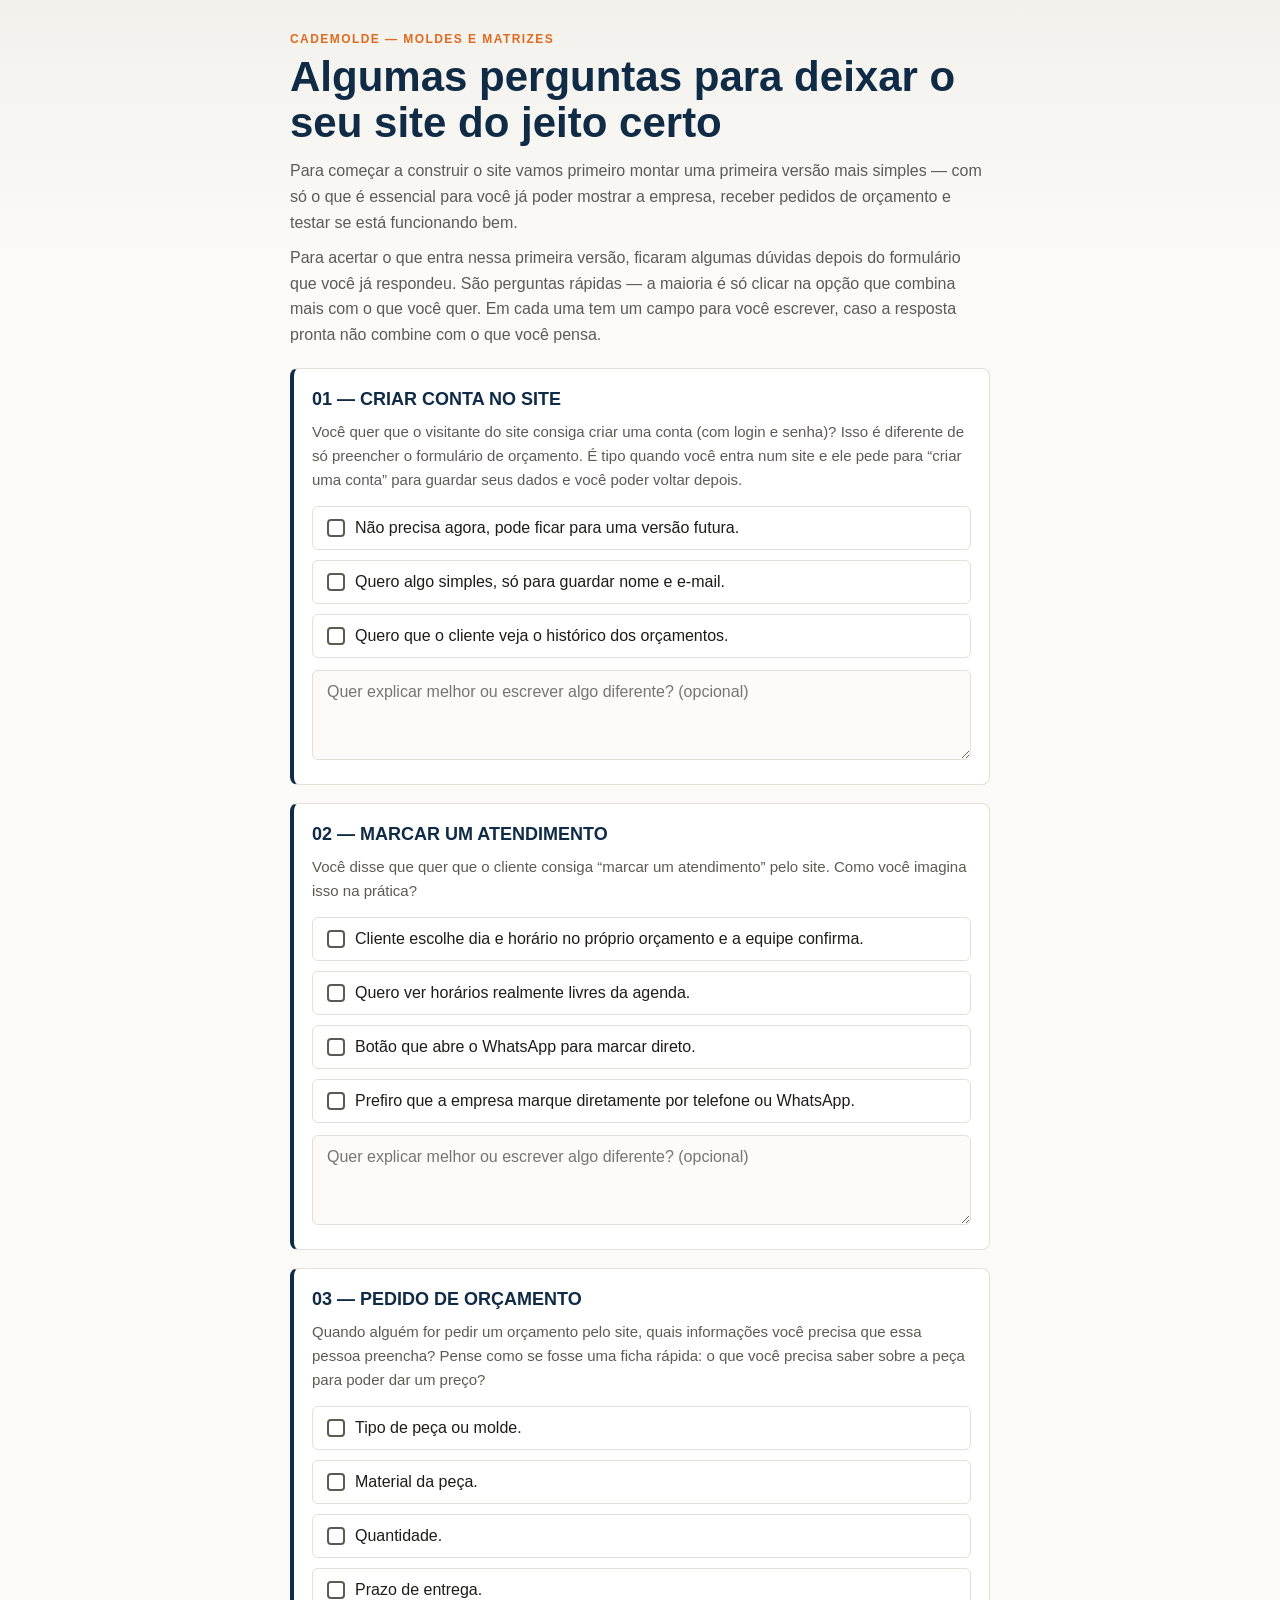
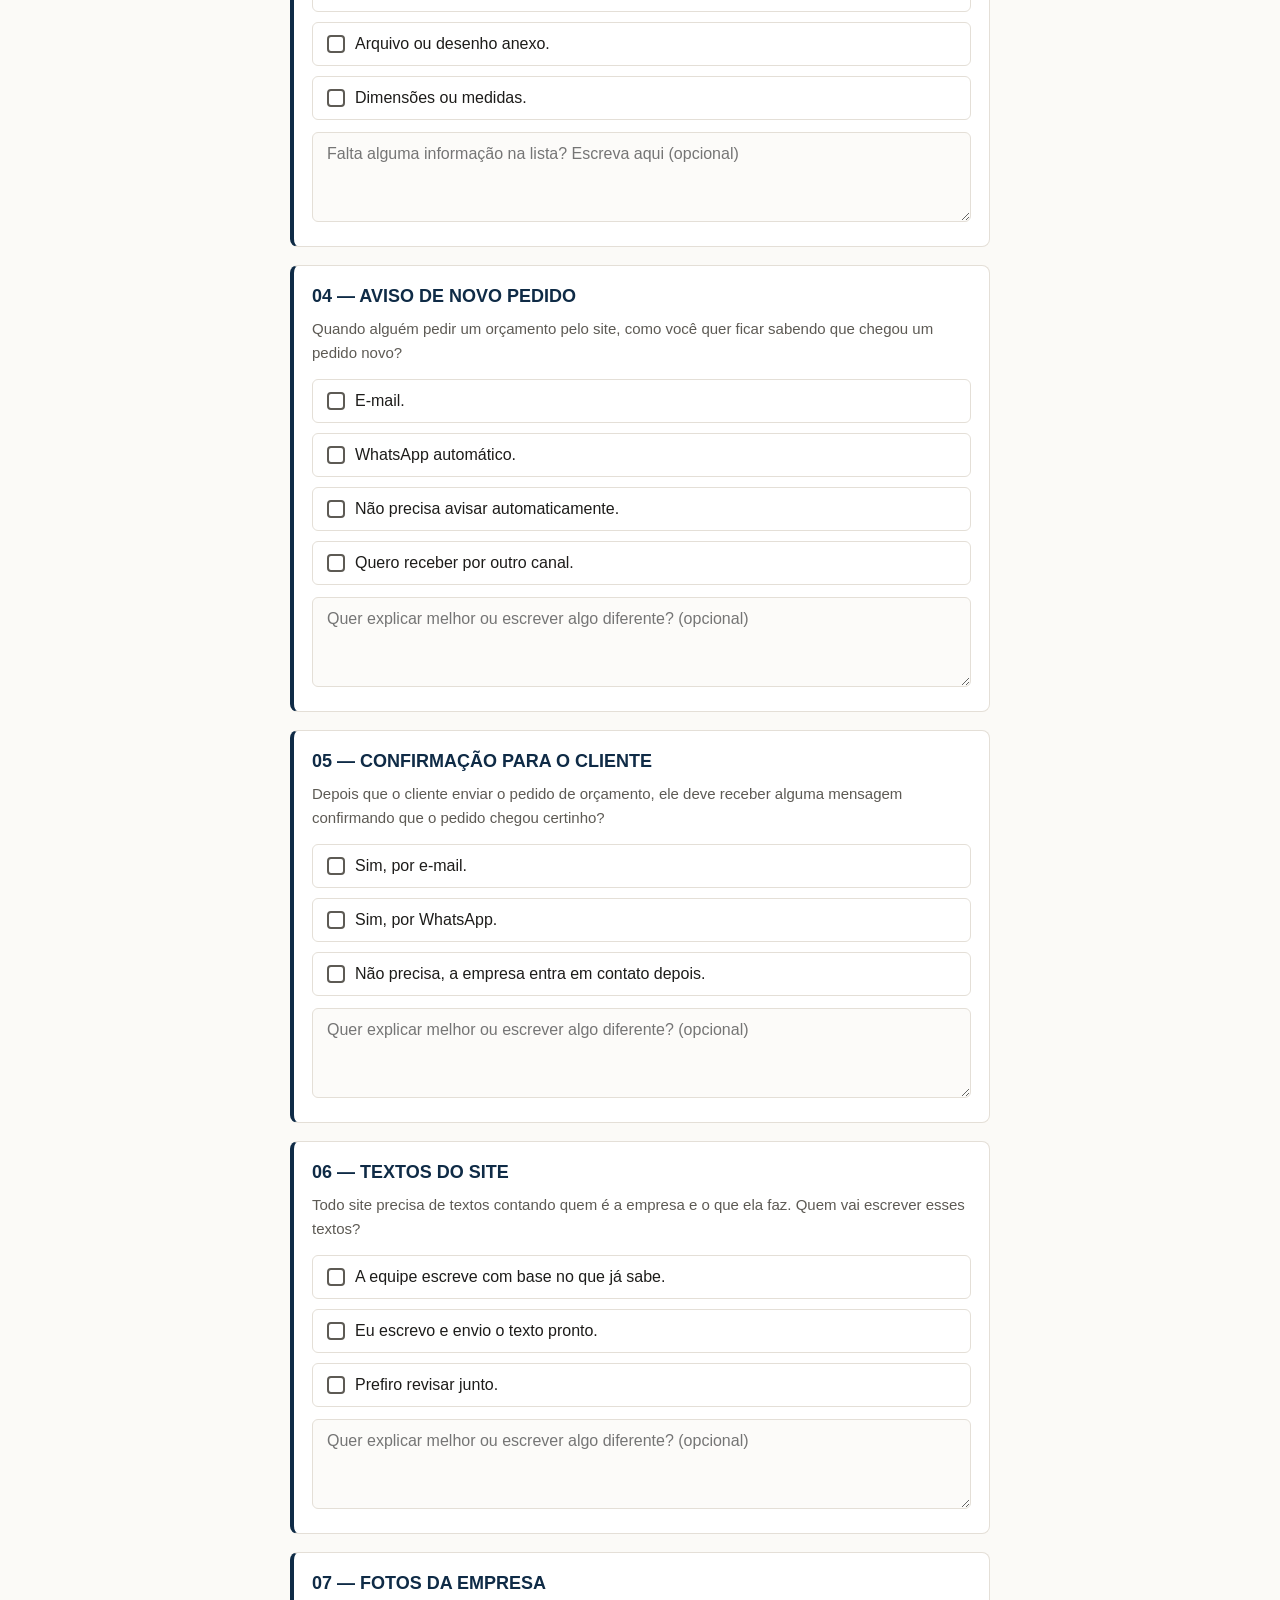
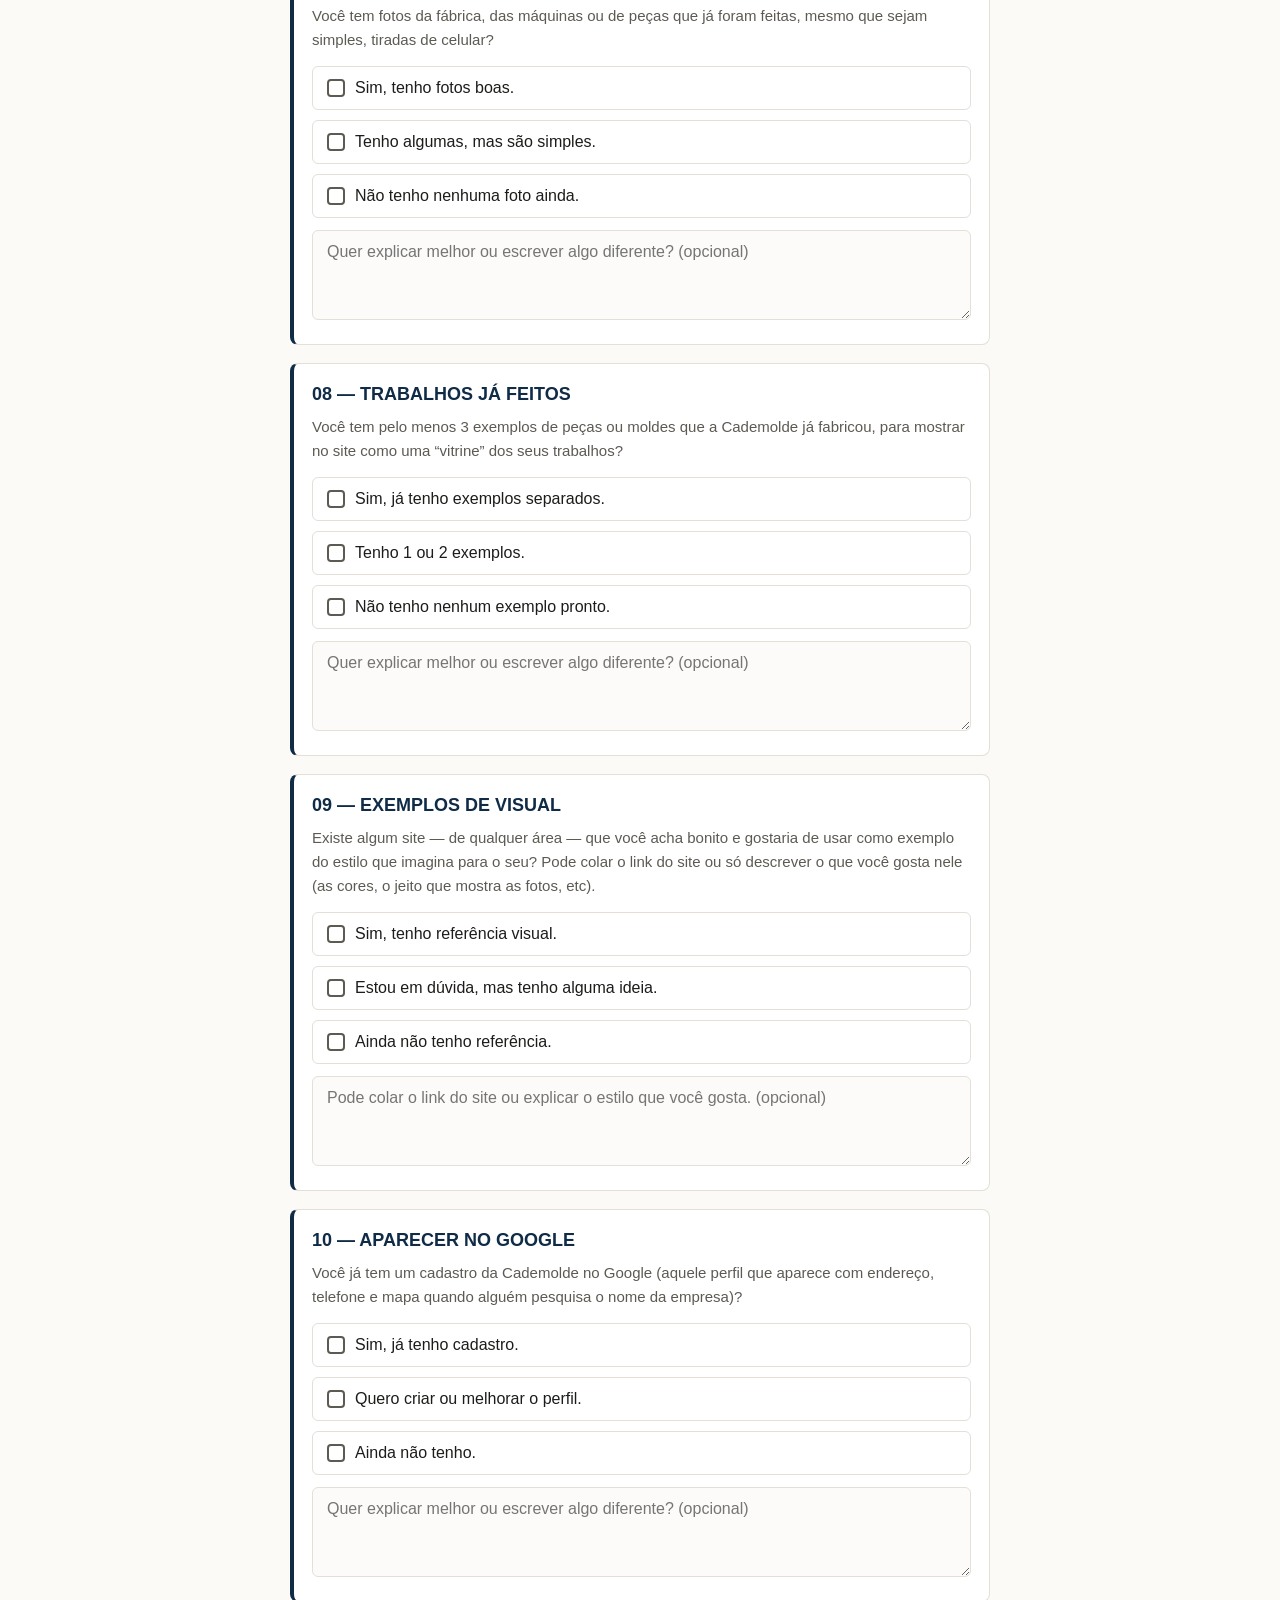
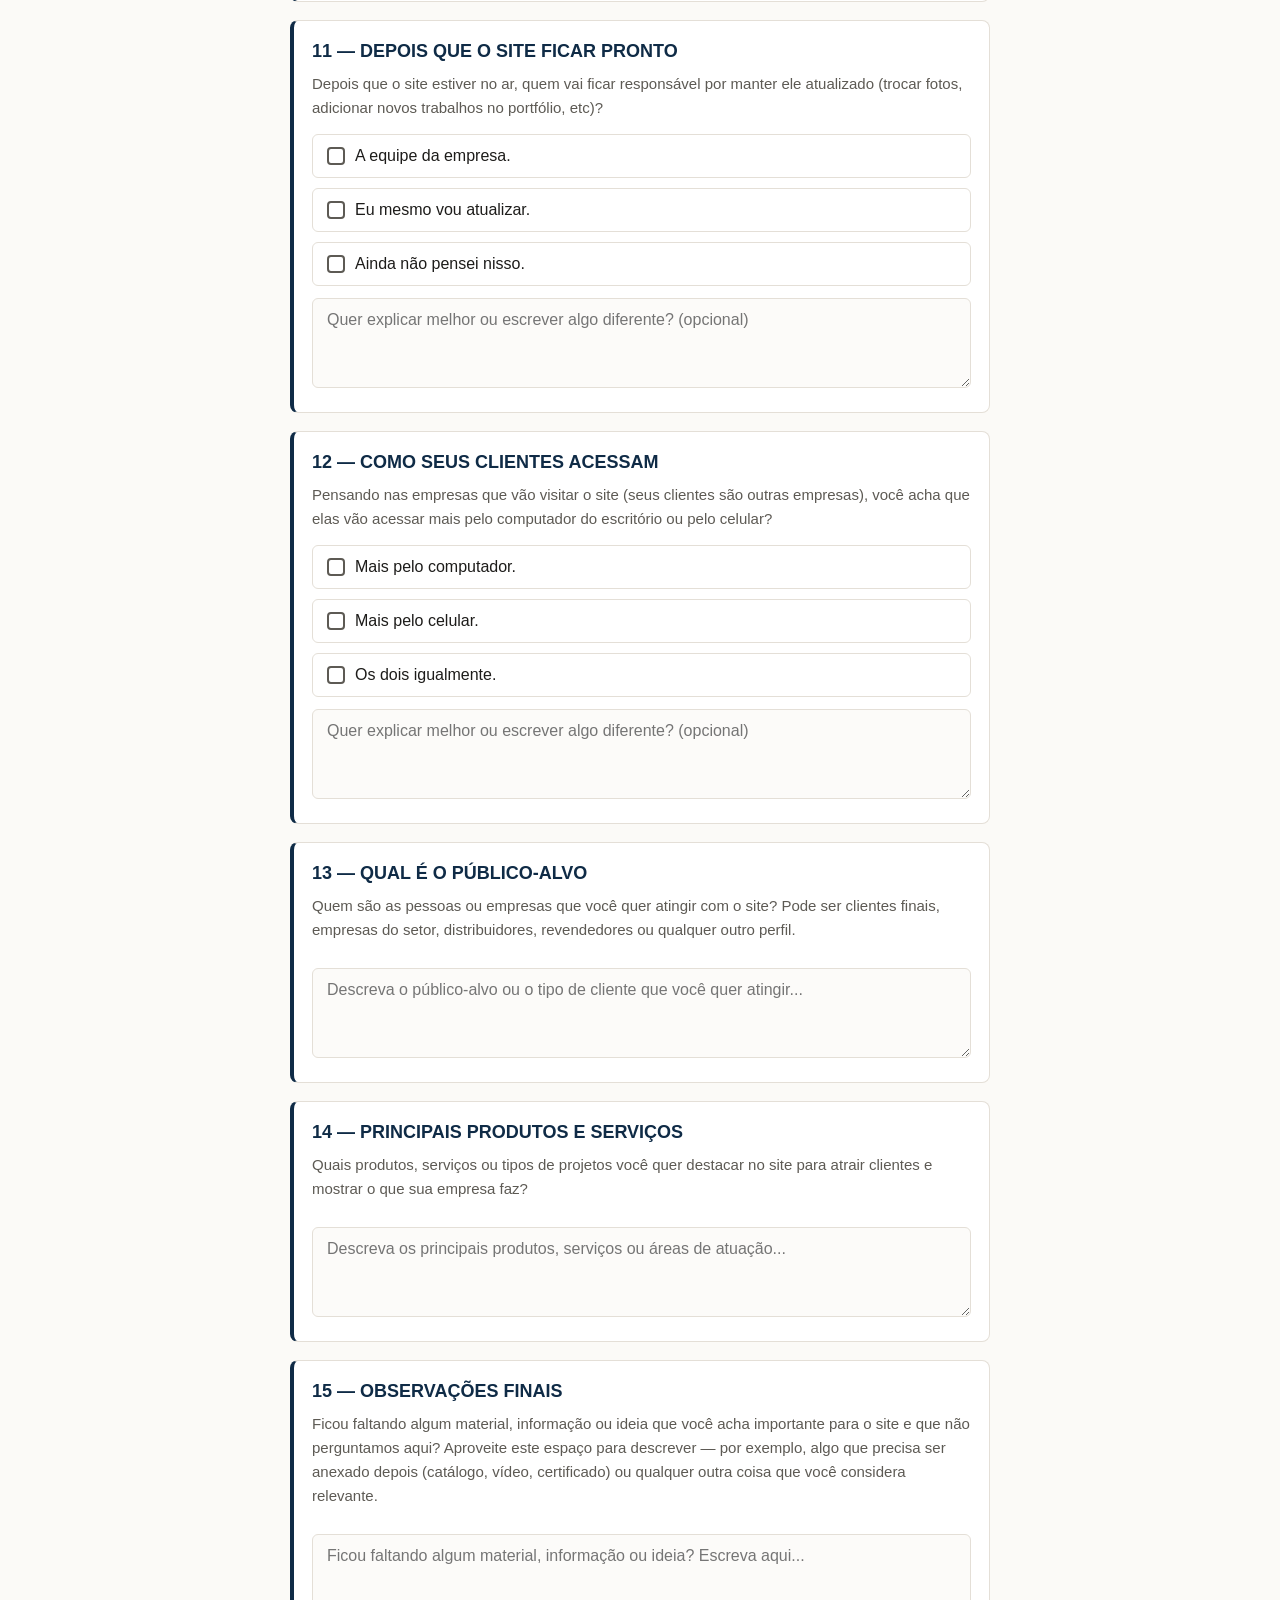
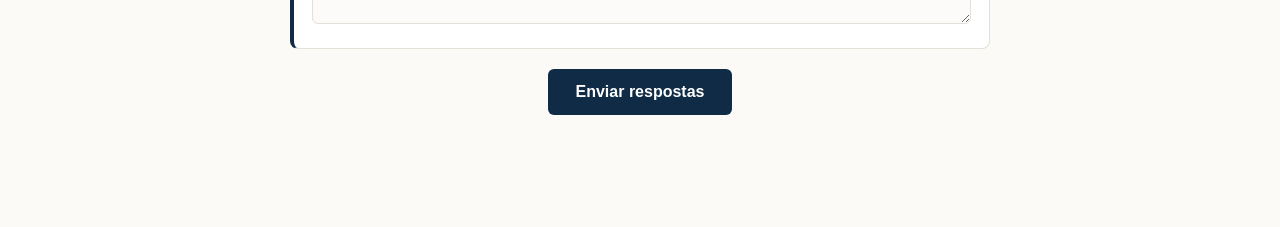
<file: index.html>
<!DOCTYPE html>
<html lang="pt-BR">
<head>
  <meta charset="UTF-8" />
  <meta name="viewport" content="width=device-width, initial-scale=1.0" />
  <title>Briefing Cademolde</title>
  <style>
    :root {
      --navy: #0f2b46;
      --orange: #e06a1f;
      --bg: #f5f1ea;
      --paper: #ffffff;
      --line: #e4dfd7;
      --text: #1d1c1a;
      --muted: #5d5a54;
      --success: #2f6e4e;
    }

    * { box-sizing: border-box; }
    body {
      margin: 0;
      background: linear-gradient(180deg, #f3f1ec 0%, #fbfaf7 260px);
      color: var(--text);
      font-family: Arial, Helvetica, sans-serif;
      padding: 32px 18px 80px;
    }
    .wrap {
      max-width: 700px;
      margin: 0 auto;
    }
    .header {
      margin-bottom: 20px;
    }
    .badge {
      font-size: 12px;
      text-transform: uppercase;
      letter-spacing: 0.12em;
      color: var(--orange);
      font-weight: 700;
      margin-bottom: 8px;
    }
    h1 {
      margin: 0 0 12px;
      font-size: clamp(28px, 4vw, 42px);
      color: var(--navy);
      line-height: 1.1;
    }
    p {
      color: var(--muted);
      line-height: 1.6;
      margin: 0 0 10px;
    }
    .card {
      background: var(--paper);
      border: 1px solid var(--line);
      border-left: 4px solid var(--navy);
      border-radius: 8px;
      padding: 20px 18px;
      margin-bottom: 18px;
    }
    .question {
      font-size: 18px;
      font-weight: 700;
      color: var(--navy);
      margin-bottom: 10px;
    }
    .subtitle {
      color: var(--muted);
      line-height: 1.6;
      margin: 0 0 14px;
      font-size: 15px;
    }
    .options {
      display: flex;
      flex-direction: column;
      gap: 10px;
    }
    .option {
      display: flex;
      align-items: center;
      gap: 10px;
      padding: 12px 14px;
      border: 1px solid var(--line);
      border-radius: 6px;
      cursor: pointer;
      transition: all 0.15s ease;
      background: #fff;
    }
    .option:hover {
      border-color: var(--navy);
    }
    .option.selected {
      border-color: var(--orange);
      background: #fff8f2;
    }
    .radio-mark {
      width: 18px;
      height: 18px;
      border-radius: 4px;
      border: 2px solid var(--muted);
      position: relative;
      flex-shrink: 0;
      background: #fff;
    }
    .option.selected .radio-mark {
      border-color: var(--orange);
      background: #fff8f2;
    }
    .option.selected .radio-mark::after {
      content: "";
      position: absolute;
      left: 5px;
      top: 1px;
      width: 5px;
      height: 10px;
      border: solid var(--orange);
      border-width: 0 3px 3px 0;
      transform: rotate(45deg);
    }
    textarea, input {
      width: 100%;
      padding: 12px 14px;
      border: 1px solid var(--line);
      border-radius: 6px;
      resize: vertical;
      font: inherit;
      background: #fcfbf9;
    }
    textarea {
      min-height: 90px;
      margin-top: 12px;
    }
    .submit-area {
      text-align: center;
      margin-top: 20px;
    }
    button {
      background: var(--navy);
      color: white;
      border: none;
      border-radius: 6px;
      padding: 14px 28px;
      font-size: 16px;
      font-weight: 700;
      cursor: pointer;
    }
    button:disabled {
      opacity: 0.7;
      cursor: not-allowed;
    }
    .status {
      min-height: 20px;
      margin-top: 12px;
      color: var(--muted);
      font-size: 14px;
    }
    .success {
      display: none;
      text-align: center;
      background: var(--paper);
      border: 1px solid var(--line);
      border-radius: 8px;
      padding: 28px 18px;
      margin-top: 20px;
    }
    .success.show { display: block; }
    .success .check {
      width: 48px;
      height: 48px;
      border-radius: 50%;
      border: 2px solid var(--success);
      color: var(--success);
      font-size: 28px;
      display: flex;
      align-items: center;
      justify-content: center;
      margin: 0 auto 14px;
    }
  </style>
</head>
<body>
  <div class="wrap">
    <div class="header">
      <div class="badge">CADEMOLDE — MOLDES E MATRIZES</div>
      <h1>Algumas perguntas para deixar o seu site do jeito certo</h1>
      <p>Para começar a construir o site vamos primeiro montar uma primeira versão mais simples — com só o que é essencial para você já poder mostrar a empresa, receber pedidos de orçamento e testar se está funcionando bem.</p>
      <p>Para acertar o que entra nessa primeira versão, ficaram algumas dúvidas depois do formulário que você já respondeu. São perguntas rápidas — a maioria é só clicar na opção que combina mais com o que você quer. Em cada uma tem um campo para você escrever, caso a resposta pronta não combine com o que você pensa.</p>
    </div>

    <form id="briefingForm">
      <div class="card">
        <div class="question">01 — CRIAR CONTA NO SITE</div>
        <p class="subtitle">Você quer que o visitante do site consiga criar uma conta (com login e senha)? Isso é diferente de só preencher o formulário de orçamento. É tipo quando você entra num site e ele pede para “criar uma conta” para guardar seus dados e você poder voltar depois.</p>
        <div class="options">
          <label class="option"><span class="radio-mark"></span><span>Não precisa agora, pode ficar para uma versão futura.</span></label>
          <label class="option"><span class="radio-mark"></span><span>Quero algo simples, só para guardar nome e e-mail.</span></label>
          <label class="option"><span class="radio-mark"></span><span>Quero que o cliente veja o histórico dos orçamentos.</span></label>
        </div>
        <textarea class="custom-answer" placeholder="Quer explicar melhor ou escrever algo diferente? (opcional)"></textarea>
      </div>

      <div class="card">
        <div class="question">02 — MARCAR UM ATENDIMENTO</div>
        <p class="subtitle">Você disse que quer que o cliente consiga “marcar um atendimento” pelo site. Como você imagina isso na prática?</p>
        <div class="options">
          <label class="option"><span class="radio-mark"></span><span>Cliente escolhe dia e horário no próprio orçamento e a equipe confirma.</span></label>
          <label class="option"><span class="radio-mark"></span><span>Quero ver horários realmente livres da agenda.</span></label>
          <label class="option"><span class="radio-mark"></span><span>Botão que abre o WhatsApp para marcar direto.</span></label>
          <label class="option"><span class="radio-mark"></span><span>Prefiro que a empresa marque diretamente por telefone ou WhatsApp.</span></label>
        </div>
        <textarea class="custom-answer" placeholder="Quer explicar melhor ou escrever algo diferente? (opcional)"></textarea>
      </div>

      <div class="card">
        <div class="question">03 — PEDIDO DE ORÇAMENTO</div>
        <p class="subtitle">Quando alguém for pedir um orçamento pelo site, quais informações você precisa que essa pessoa preencha? Pense como se fosse uma ficha rápida: o que você precisa saber sobre a peça para poder dar um preço?</p>
        <div class="options">
          <label class="option"><span class="radio-mark"></span><span>Tipo de peça ou molde.</span></label>
          <label class="option"><span class="radio-mark"></span><span>Material da peça.</span></label>
          <label class="option"><span class="radio-mark"></span><span>Quantidade.</span></label>
          <label class="option"><span class="radio-mark"></span><span>Prazo de entrega.</span></label>
          <label class="option"><span class="radio-mark"></span><span>Arquivo ou desenho anexo.</span></label>
          <label class="option"><span class="radio-mark"></span><span>Dimensões ou medidas.</span></label>
        </div>
        <textarea class="custom-answer" placeholder="Falta alguma informação na lista? Escreva aqui (opcional)"></textarea>
      </div>

      <div class="card">
        <div class="question">04 — AVISO DE NOVO PEDIDO</div>
        <p class="subtitle">Quando alguém pedir um orçamento pelo site, como você quer ficar sabendo que chegou um pedido novo?</p>
        <div class="options">
          <label class="option"><span class="radio-mark"></span><span>E-mail.</span></label>
          <label class="option"><span class="radio-mark"></span><span>WhatsApp automático.</span></label>
          <label class="option"><span class="radio-mark"></span><span>Não precisa avisar automaticamente.</span></label>
          <label class="option"><span class="radio-mark"></span><span>Quero receber por outro canal.</span></label>
        </div>
        <textarea class="custom-answer" placeholder="Quer explicar melhor ou escrever algo diferente? (opcional)"></textarea>
      </div>

      <div class="card">
        <div class="question">05 — CONFIRMAÇÃO PARA O CLIENTE</div>
        <p class="subtitle">Depois que o cliente enviar o pedido de orçamento, ele deve receber alguma mensagem confirmando que o pedido chegou certinho?</p>
        <div class="options">
          <label class="option"><span class="radio-mark"></span><span>Sim, por e-mail.</span></label>
          <label class="option"><span class="radio-mark"></span><span>Sim, por WhatsApp.</span></label>
          <label class="option"><span class="radio-mark"></span><span>Não precisa, a empresa entra em contato depois.</span></label>
        </div>
        <textarea class="custom-answer" placeholder="Quer explicar melhor ou escrever algo diferente? (opcional)"></textarea>
      </div>

      <div class="card">
        <div class="question">06 — TEXTOS DO SITE</div>
        <p class="subtitle">Todo site precisa de textos contando quem é a empresa e o que ela faz. Quem vai escrever esses textos?</p>
        <div class="options">
          <label class="option"><span class="radio-mark"></span><span>A equipe escreve com base no que já sabe.</span></label>
          <label class="option"><span class="radio-mark"></span><span>Eu escrevo e envio o texto pronto.</span></label>
          <label class="option"><span class="radio-mark"></span><span>Prefiro revisar junto.</span></label>
        </div>
        <textarea class="custom-answer" placeholder="Quer explicar melhor ou escrever algo diferente? (opcional)"></textarea>
      </div>

      <div class="card">
        <div class="question">07 — FOTOS DA EMPRESA</div>
        <p class="subtitle">Você tem fotos da fábrica, das máquinas ou de peças que já foram feitas, mesmo que sejam simples, tiradas de celular?</p>
        <div class="options">
          <label class="option"><span class="radio-mark"></span><span>Sim, tenho fotos boas.</span></label>
          <label class="option"><span class="radio-mark"></span><span>Tenho algumas, mas são simples.</span></label>
          <label class="option"><span class="radio-mark"></span><span>Não tenho nenhuma foto ainda.</span></label>
        </div>
        <textarea class="custom-answer" placeholder="Quer explicar melhor ou escrever algo diferente? (opcional)"></textarea>
      </div>

      <div class="card">
        <div class="question">08 — TRABALHOS JÁ FEITOS</div>
        <p class="subtitle">Você tem pelo menos 3 exemplos de peças ou moldes que a Cademolde já fabricou, para mostrar no site como uma “vitrine” dos seus trabalhos?</p>
        <div class="options">
          <label class="option"><span class="radio-mark"></span><span>Sim, já tenho exemplos separados.</span></label>
          <label class="option"><span class="radio-mark"></span><span>Tenho 1 ou 2 exemplos.</span></label>
          <label class="option"><span class="radio-mark"></span><span>Não tenho nenhum exemplo pronto.</span></label>
        </div>
        <textarea class="custom-answer" placeholder="Quer explicar melhor ou escrever algo diferente? (opcional)"></textarea>
      </div>

      <div class="card">
        <div class="question">09 — EXEMPLOS DE VISUAL</div>
        <p class="subtitle">Existe algum site — de qualquer área — que você acha bonito e gostaria de usar como exemplo do estilo que imagina para o seu? Pode colar o link do site ou só descrever o que você gosta nele (as cores, o jeito que mostra as fotos, etc).</p>
        <div class="options">
          <label class="option"><span class="radio-mark"></span><span>Sim, tenho referência visual.</span></label>
          <label class="option"><span class="radio-mark"></span><span>Estou em dúvida, mas tenho alguma ideia.</span></label>
          <label class="option"><span class="radio-mark"></span><span>Ainda não tenho referência.</span></label>
        </div>
        <textarea class="custom-answer" placeholder="Pode colar o link do site ou explicar o estilo que você gosta. (opcional)"></textarea>
      </div>

      <div class="card">
        <div class="question">10 — APARECER NO GOOGLE</div>
        <p class="subtitle">Você já tem um cadastro da Cademolde no Google (aquele perfil que aparece com endereço, telefone e mapa quando alguém pesquisa o nome da empresa)?</p>
        <div class="options">
          <label class="option"><span class="radio-mark"></span><span>Sim, já tenho cadastro.</span></label>
          <label class="option"><span class="radio-mark"></span><span>Quero criar ou melhorar o perfil.</span></label>
          <label class="option"><span class="radio-mark"></span><span>Ainda não tenho.</span></label>
        </div>
        <textarea class="custom-answer" placeholder="Quer explicar melhor ou escrever algo diferente? (opcional)"></textarea>
      </div>

      <div class="card">
        <div class="question">11 — DEPOIS QUE O SITE FICAR PRONTO</div>
        <p class="subtitle">Depois que o site estiver no ar, quem vai ficar responsável por manter ele atualizado (trocar fotos, adicionar novos trabalhos no portfólio, etc)?</p>
        <div class="options">
          <label class="option"><span class="radio-mark"></span><span>A equipe da empresa.</span></label>
          <label class="option"><span class="radio-mark"></span><span>Eu mesmo vou atualizar.</span></label>
          <label class="option"><span class="radio-mark"></span><span>Ainda não pensei nisso.</span></label>
        </div>
        <textarea class="custom-answer" placeholder="Quer explicar melhor ou escrever algo diferente? (opcional)"></textarea>
      </div>

      <div class="card">
        <div class="question">12 — COMO SEUS CLIENTES ACESSAM</div>
        <p class="subtitle">Pensando nas empresas que vão visitar o site (seus clientes são outras empresas), você acha que elas vão acessar mais pelo computador do escritório ou pelo celular?</p>
        <div class="options">
          <label class="option"><span class="radio-mark"></span><span>Mais pelo computador.</span></label>
          <label class="option"><span class="radio-mark"></span><span>Mais pelo celular.</span></label>
          <label class="option"><span class="radio-mark"></span><span>Os dois igualmente.</span></label>
        </div>
        <textarea class="custom-answer" placeholder="Quer explicar melhor ou escrever algo diferente? (opcional)"></textarea>
      </div>

      <div class="card">
        <div class="question">13 — QUAL É O PÚBLICO-ALVO</div>
        <p class="subtitle">Quem são as pessoas ou empresas que você quer atingir com o site? Pode ser clientes finais, empresas do setor, distribuidores, revendedores ou qualquer outro perfil.</p>
        <textarea class="custom-answer" placeholder="Descreva o público-alvo ou o tipo de cliente que você quer atingir..."></textarea>
      </div>

      <div class="card">
        <div class="question">14 — PRINCIPAIS PRODUTOS E SERVIÇOS</div>
        <p class="subtitle">Quais produtos, serviços ou tipos de projetos você quer destacar no site para atrair clientes e mostrar o que sua empresa faz?</p>
        <textarea class="custom-answer" placeholder="Descreva os principais produtos, serviços ou áreas de atuação..."></textarea>
      </div>

      <div class="card">
        <div class="question">15 — OBSERVAÇÕES FINAIS</div>
        <p class="subtitle">Ficou faltando algum material, informação ou ideia que você acha importante para o site e que não perguntamos aqui? Aproveite este espaço para descrever — por exemplo, algo que precisa ser anexado depois (catálogo, vídeo, certificado) ou qualquer outra coisa que você considera relevante.</p>
        <textarea class="custom-answer" placeholder="Ficou faltando algum material, informação ou ideia? Escreva aqui..."></textarea>
      </div>

      <div class="submit-area">
        <button type="submit" id="submitBtn">Enviar respostas</button>
        <div class="status" id="statusMsg"></div>
      </div>
    </form>

    <div class="success" id="successBox">
      <div class="check">✓</div>
      <h2>Respostas enviadas</h2>
      <p>Obrigado! As respostas foram registradas com sucesso.</p>
    </div>
  </div>

  <script>
    const API_URL = 'https://script.google.com/macros/s/AKfycbxxuRn-17C6Cg6QiGgaHtbo08s5iBr2L7CA52u-I9RILlJ2nmI1035-WGBFx6QZVb7A_Q/exec';

    const form = document.getElementById('briefingForm');
    const submitBtn = document.getElementById('submitBtn');
    const statusMsg = document.getElementById('statusMsg');
    const successBox = document.getElementById('successBox');

    document.querySelectorAll('.option').forEach(option => {
      option.addEventListener('click', () => {
        option.classList.toggle('selected');
      });
    });

    form.addEventListener('submit', async (event) => {
      event.preventDefault();
      const payload = { timestamp: new Date().toISOString() };

      form.querySelectorAll('.card').forEach((card, index) => {
        const questionText = (card.querySelector('.question')?.textContent || `Pergunta ${index + 1}`).replace(/\s+/g, ' ').trim();
        const selected = Array.from(card.querySelectorAll('.option.selected')).map(el => el.textContent.trim()).filter(Boolean);
        const customInput = card.querySelector('.custom-answer');
        const customText = customInput ? customInput.value.trim() : '';
        const answerValue = selected.length > 0 ? selected.join('; ') : customText;

        payload[questionText] = answerValue || '';

        if (customText) {
          payload[`${questionText} - Observação`] = customText;
        }
      });

      submitBtn.disabled = true;
      statusMsg.textContent = 'Enviando respostas...';

      if (API_URL.includes('SEU_ID')) {
        statusMsg.textContent = 'Ainda falta configurar a URL pública para salvar as respostas. Siga as instruções do README.';
        submitBtn.disabled = false;
        return;
      }

      try {
        await fetch(API_URL, {
          method: 'POST',
          mode: 'no-cors',
          headers: { 'Content-Type': 'text/plain;charset=utf-8' },
          body: JSON.stringify(payload)
        });

        form.style.display = 'none';
        successBox.classList.add('show');
        statusMsg.textContent = '';
      } catch (error) {
        statusMsg.textContent = 'Ainda falta configurar a URL pública para salvar as respostas. Siga as instruções do README.';
        submitBtn.disabled = false;
      }
    });
  </script>
</body>
</html>
</file>
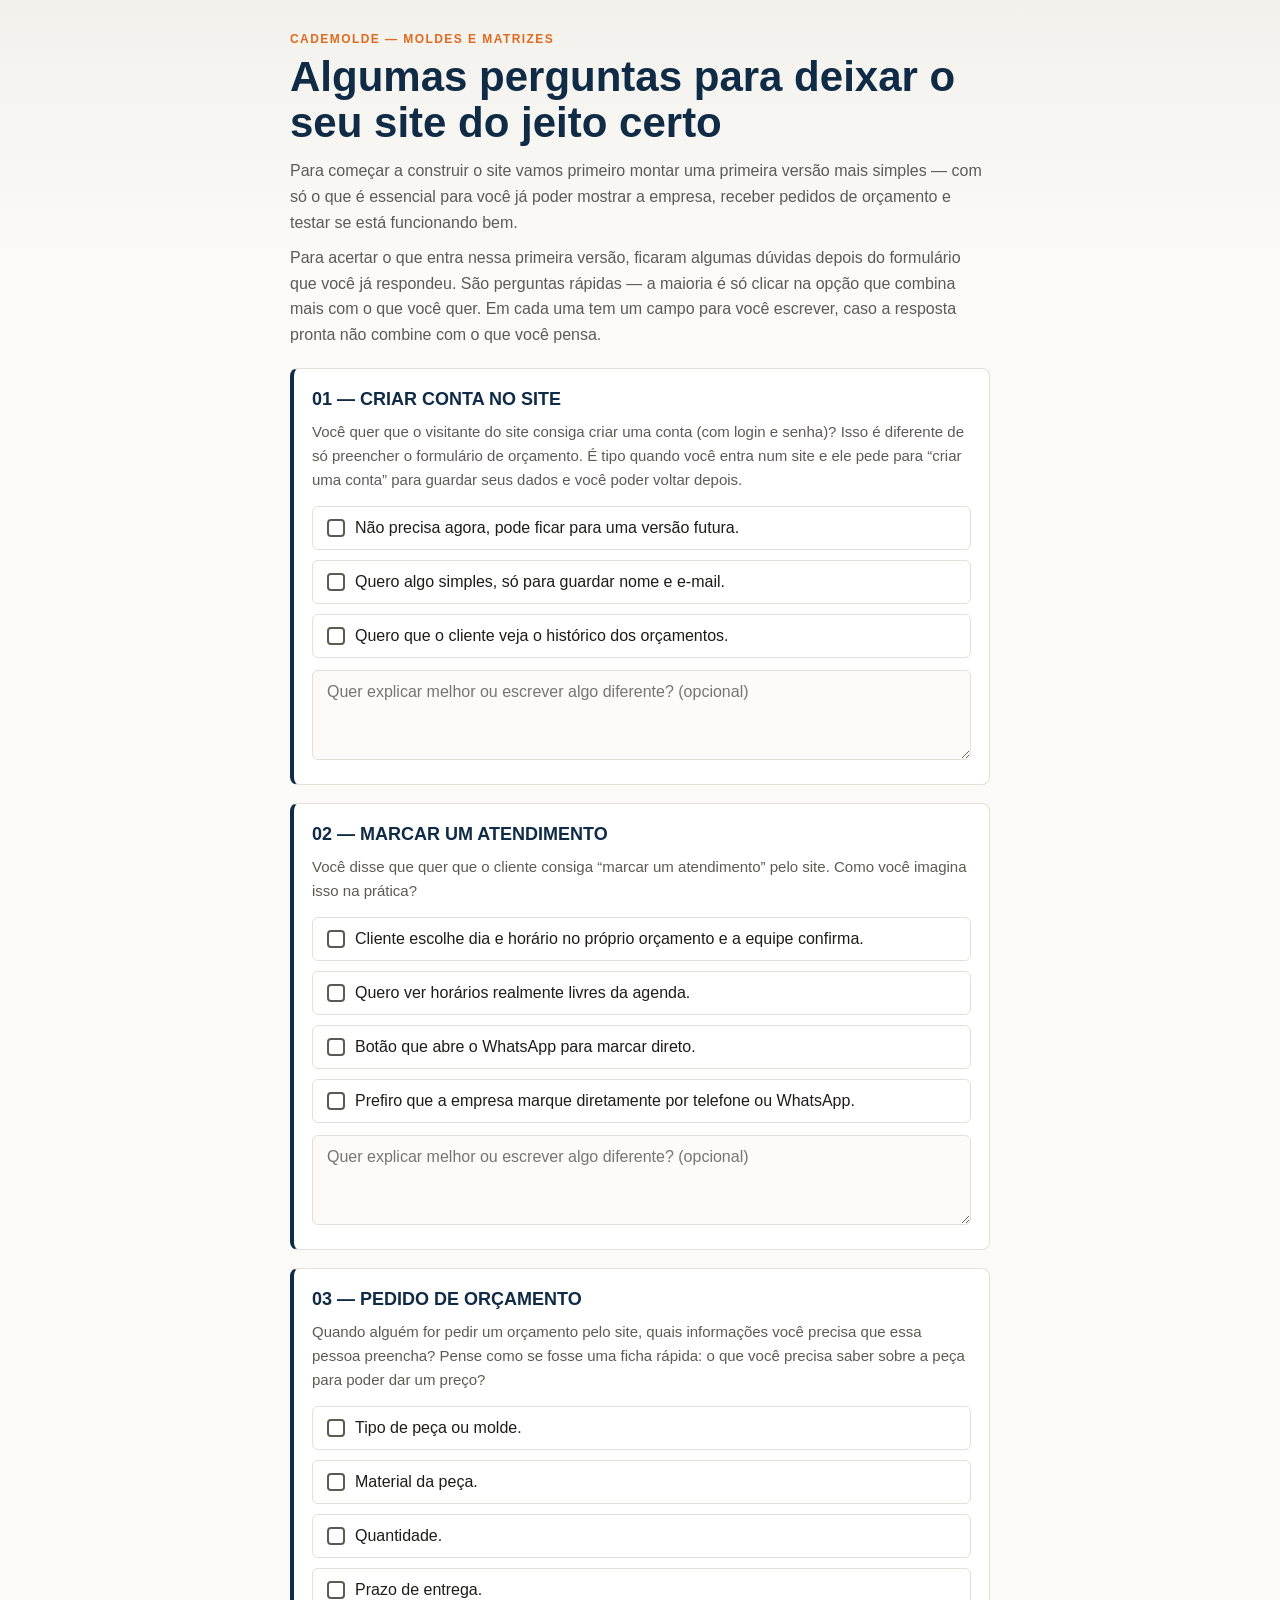
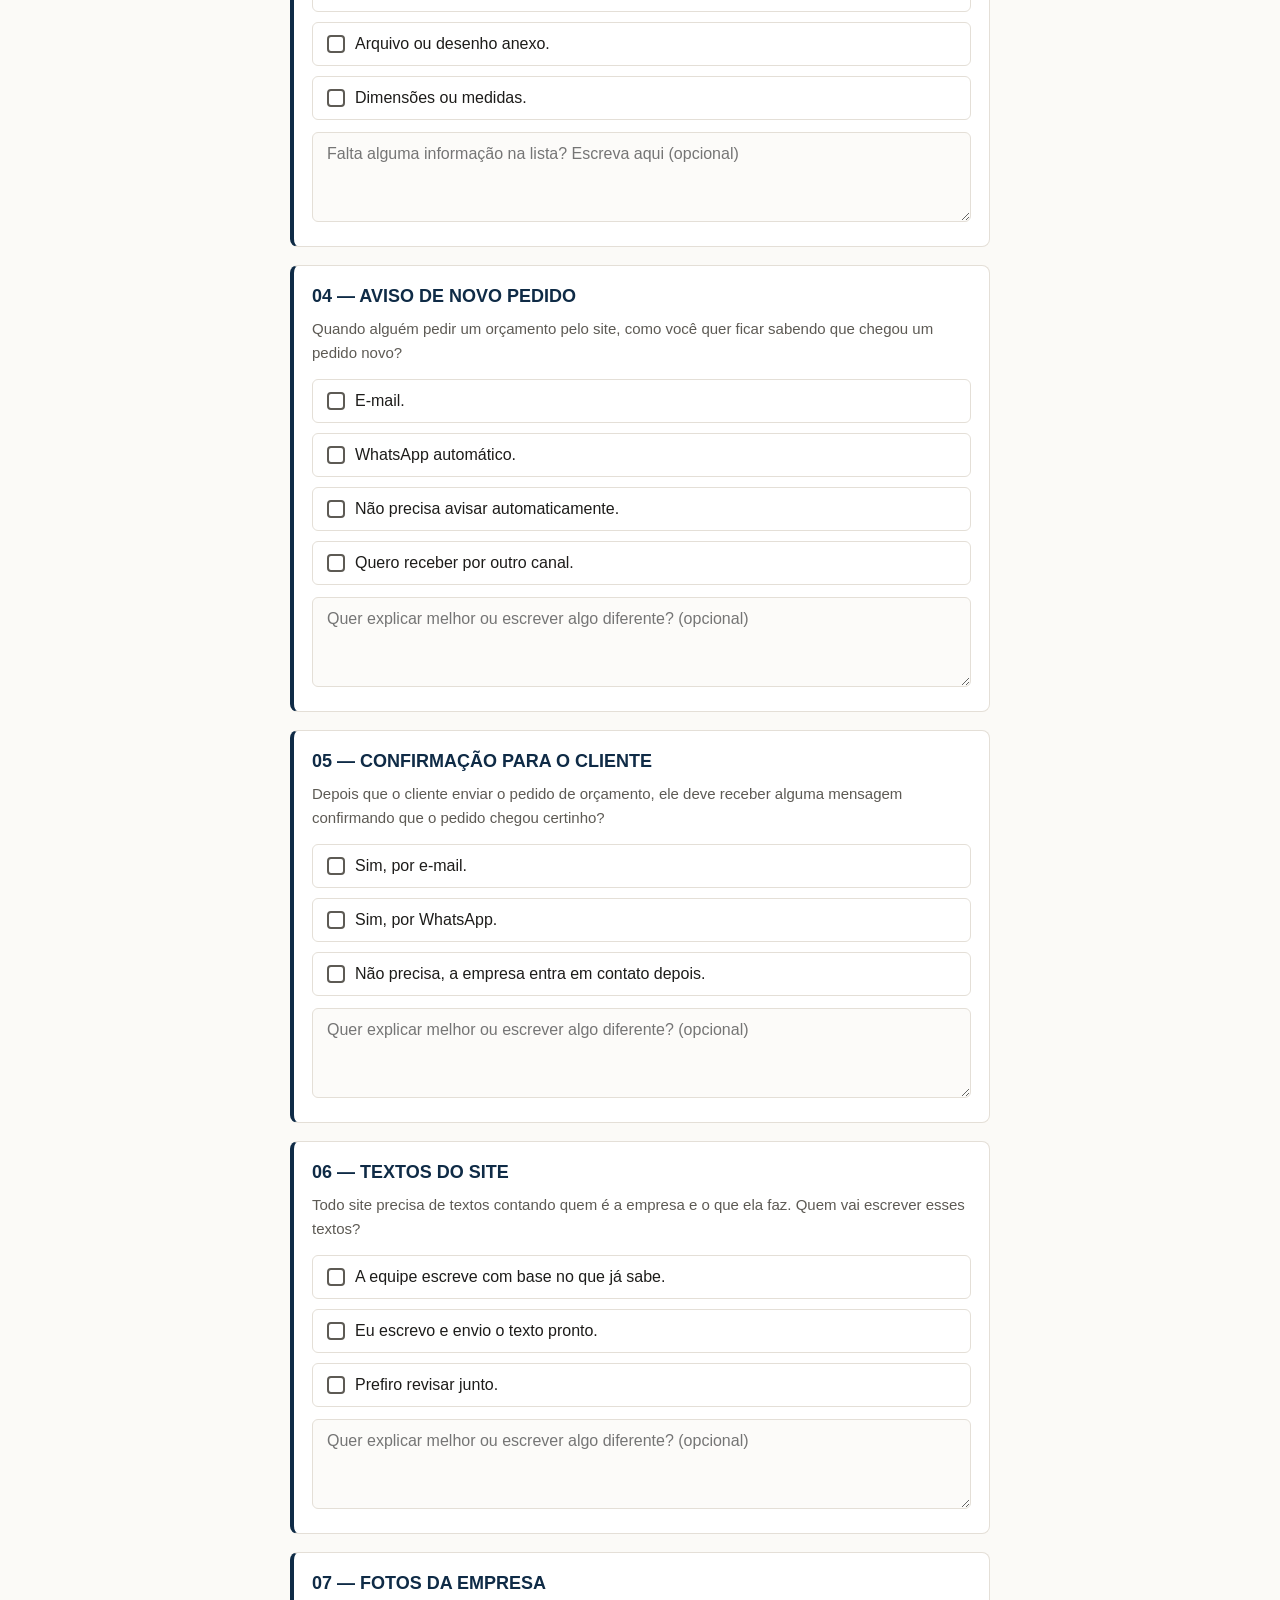
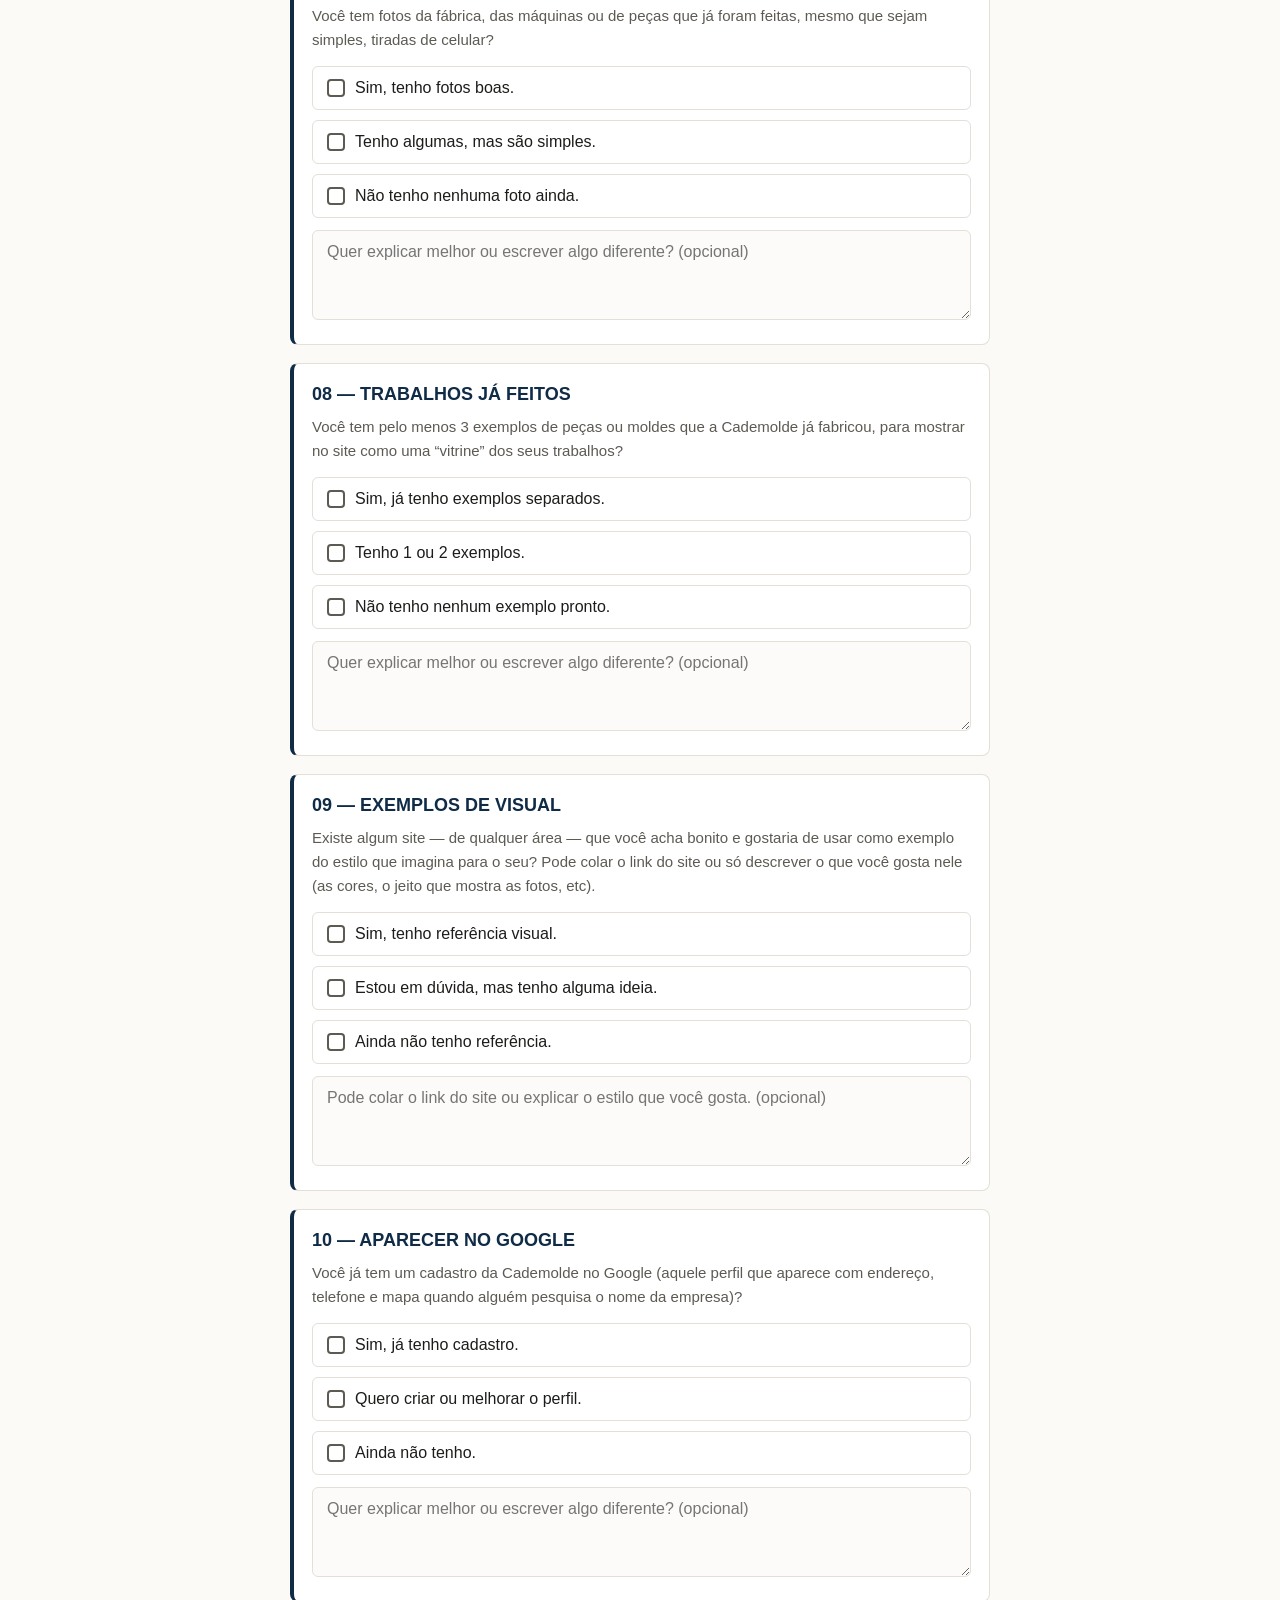
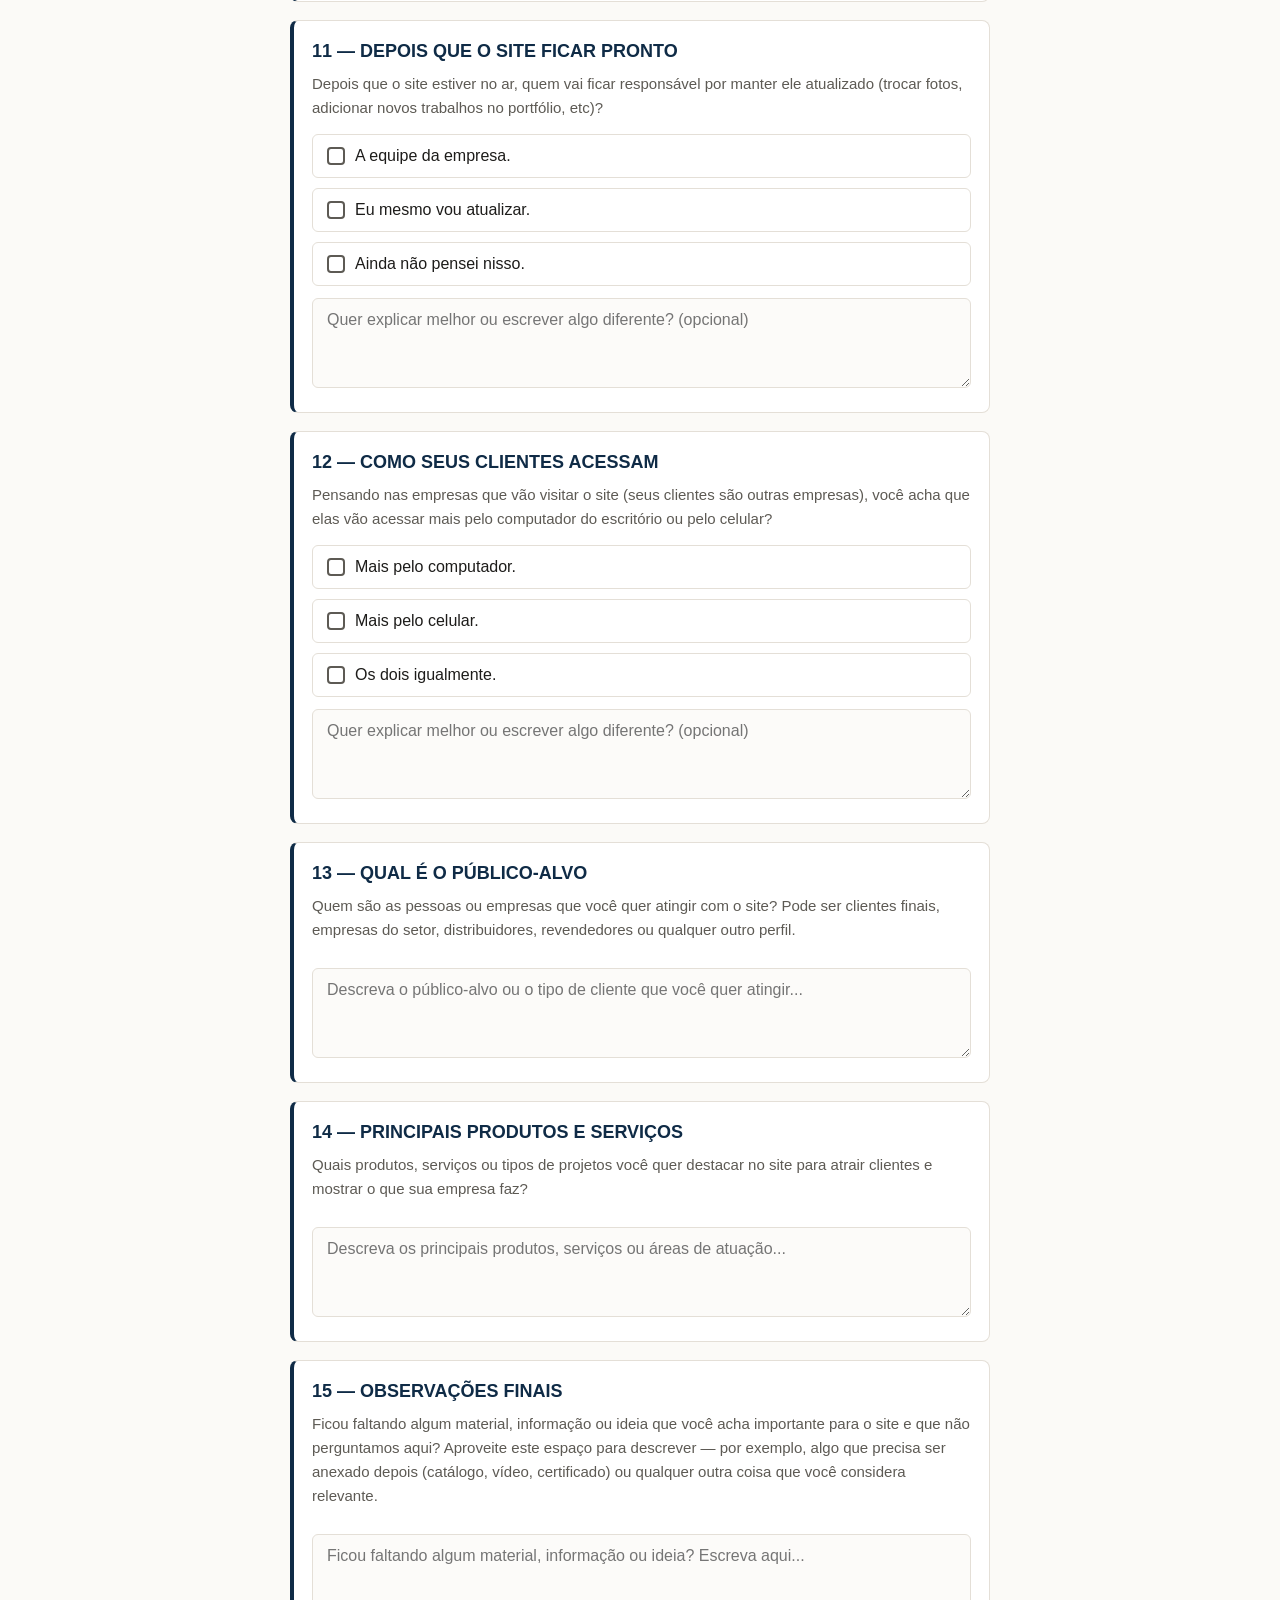
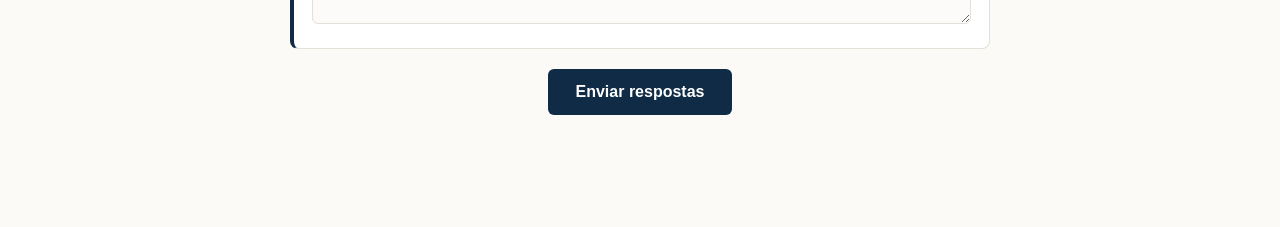
<file: briefing-cademolde-share.html>
<!DOCTYPE html>
<html lang="pt-BR">
<head>
  <meta charset="UTF-8" />
  <meta name="viewport" content="width=device-width, initial-scale=1.0" />
  <title>Briefing Cademolde</title>
  <style>
    :root {
      --navy: #0f2b46;
      --orange: #e06a1f;
      --bg: #f5f1ea;
      --paper: #ffffff;
      --line: #e4dfd7;
      --text: #1d1c1a;
      --muted: #5d5a54;
      --success: #2f6e4e;
    }

    * { box-sizing: border-box; }
    body {
      margin: 0;
      background: linear-gradient(180deg, #f3f1ec 0%, #fbfaf7 260px);
      color: var(--text);
      font-family: Arial, Helvetica, sans-serif;
      padding: 32px 18px 80px;
    }
    .wrap {
      max-width: 700px;
      margin: 0 auto;
    }
    .header {
      margin-bottom: 20px;
    }
    .badge {
      font-size: 12px;
      text-transform: uppercase;
      letter-spacing: 0.12em;
      color: var(--orange);
      font-weight: 700;
      margin-bottom: 8px;
    }
    h1 {
      margin: 0 0 12px;
      font-size: clamp(28px, 4vw, 42px);
      color: var(--navy);
      line-height: 1.1;
    }
    p {
      color: var(--muted);
      line-height: 1.6;
      margin: 0 0 10px;
    }
    .card {
      background: var(--paper);
      border: 1px solid var(--line);
      border-left: 4px solid var(--navy);
      border-radius: 8px;
      padding: 20px 18px;
      margin-bottom: 18px;
    }
    .question {
      font-size: 18px;
      font-weight: 700;
      color: var(--navy);
      margin-bottom: 10px;
    }
    .subtitle {
      color: var(--muted);
      line-height: 1.6;
      margin: 0 0 14px;
      font-size: 15px;
    }
    .options {
      display: flex;
      flex-direction: column;
      gap: 10px;
    }
    .option {
      display: flex;
      align-items: center;
      gap: 10px;
      padding: 12px 14px;
      border: 1px solid var(--line);
      border-radius: 6px;
      cursor: pointer;
      transition: all 0.15s ease;
      background: #fff;
    }
    .option:hover {
      border-color: var(--navy);
    }
    .option.selected {
      border-color: var(--orange);
      background: #fff8f2;
    }
    .radio-mark {
      width: 18px;
      height: 18px;
      border-radius: 4px;
      border: 2px solid var(--muted);
      position: relative;
      flex-shrink: 0;
      background: #fff;
    }
    .option.selected .radio-mark {
      border-color: var(--orange);
      background: #fff8f2;
    }
    .option.selected .radio-mark::after {
      content: "";
      position: absolute;
      left: 5px;
      top: 1px;
      width: 5px;
      height: 10px;
      border: solid var(--orange);
      border-width: 0 3px 3px 0;
      transform: rotate(45deg);
    }
    textarea, input {
      width: 100%;
      padding: 12px 14px;
      border: 1px solid var(--line);
      border-radius: 6px;
      resize: vertical;
      font: inherit;
      background: #fcfbf9;
    }
    textarea {
      min-height: 90px;
      margin-top: 12px;
    }
    .submit-area {
      text-align: center;
      margin-top: 20px;
    }
    button {
      background: var(--navy);
      color: white;
      border: none;
      border-radius: 6px;
      padding: 14px 28px;
      font-size: 16px;
      font-weight: 700;
      cursor: pointer;
    }
    button:disabled {
      opacity: 0.7;
      cursor: not-allowed;
    }
    .status {
      min-height: 20px;
      margin-top: 12px;
      color: var(--muted);
      font-size: 14px;
    }
    .success {
      display: none;
      text-align: center;
      background: var(--paper);
      border: 1px solid var(--line);
      border-radius: 8px;
      padding: 28px 18px;
      margin-top: 20px;
    }
    .success.show { display: block; }
    .success .check {
      width: 48px;
      height: 48px;
      border-radius: 50%;
      border: 2px solid var(--success);
      color: var(--success);
      font-size: 28px;
      display: flex;
      align-items: center;
      justify-content: center;
      margin: 0 auto 14px;
    }
    .muted {
      color: var(--muted);
      font-size: 14px;
    }
  </style>
</head>
<body>
  <div class="wrap">
    <div class="header">
      <div class="badge">CADEMOLDE — MOLDES E MATRIZES</div>
      <h1>Algumas perguntas para deixar o seu site do jeito certo</h1>
      <p>Para começar a construir o site vamos primeiro montar uma primeira versão mais simples — com só o que é essencial para você já poder mostrar a empresa, receber pedidos de orçamento e testar se está funcionando bem.</p>
      <p>Para acertar o que entra nessa primeira versão, ficaram algumas dúvidas depois do formulário que você já respondeu. São perguntas rápidas — a maioria é só clicar na opção que combina mais com o que você quer. Em cada uma tem um campo para você escrever, caso a resposta pronta não combine com o que você pensa.</p>
    </div>

    <form id="briefingForm">
      <div class="card" data-multi="false">
        <div class="question">01 — CRIAR CONTA NO SITE</div>
        <p class="subtitle">Você quer que o visitante do site consiga criar uma conta (com login e senha)? Isso é diferente de só preencher o formulário de orçamento. É tipo quando você entra num site e ele pede para “criar uma conta” para guardar seus dados e você poder voltar depois.</p>
        <div class="options">
          <label class="option"><span class="radio-mark"></span><span>Não precisa agora, pode ficar para uma versão futura.</span></label>
          <label class="option"><span class="radio-mark"></span><span>Quero algo simples, só para guardar nome e e-mail.</span></label>
          <label class="option"><span class="radio-mark"></span><span>Quero que o cliente veja o histórico dos orçamentos.</span></label>
        </div>
        <textarea class="custom-answer" placeholder="Quer explicar melhor ou escrever algo diferente? (opcional)"></textarea>
      </div>

      <div class="card" data-multi="false">
        <div class="question">02 — MARCAR UM ATENDIMENTO</div>
        <p class="subtitle">Você disse que quer que o cliente consiga “marcar um atendimento” pelo site. Como você imagina isso na prática?</p>
        <div class="options">
          <label class="option"><span class="radio-mark"></span><span>Cliente escolhe dia e horário no próprio orçamento e a equipe confirma.</span></label>
          <label class="option"><span class="radio-mark"></span><span>Quero ver horários realmente livres da agenda.</span></label>
          <label class="option"><span class="radio-mark"></span><span>Botão que abre o WhatsApp para marcar direto.</span></label>
          <label class="option"><span class="radio-mark"></span><span>Prefiro que a empresa marque diretamente por telefone ou WhatsApp.</span></label>
        </div>
        <textarea class="custom-answer" placeholder="Quer explicar melhor ou escrever algo diferente? (opcional)"></textarea>
      </div>

      <div class="card" data-multi="true">
        <div class="question">03 — PEDIDO DE ORÇAMENTO</div>
        <p class="subtitle">Quando alguém for pedir um orçamento pelo site, quais informações você precisa que essa pessoa preencha? Pense como se fosse uma ficha rápida: o que você precisa saber sobre a peça para poder dar um preço?</p>
        <div class="options">
          <label class="option"><span class="radio-mark"></span><span>Tipo de peça ou molde.</span></label>
          <label class="option"><span class="radio-mark"></span><span>Material da peça.</span></label>
          <label class="option"><span class="radio-mark"></span><span>Quantidade.</span></label>
          <label class="option"><span class="radio-mark"></span><span>Prazo de entrega.</span></label>
          <label class="option"><span class="radio-mark"></span><span>Arquivo ou desenho anexo.</span></label>
          <label class="option"><span class="radio-mark"></span><span>Dimensões ou medidas.</span></label>
        </div>
        <textarea class="custom-answer" placeholder="Falta alguma informação na lista? Escreva aqui (opcional)"></textarea>
      </div>

      <div class="card" data-multi="false">
        <div class="question">04 — AVISO DE NOVO PEDIDO</div>
        <p class="subtitle">Quando alguém pedir um orçamento pelo site, como você quer ficar sabendo que chegou um pedido novo?</p>
        <div class="options">
          <label class="option"><span class="radio-mark"></span><span>E-mail.</span></label>
          <label class="option"><span class="radio-mark"></span><span>WhatsApp automático.</span></label>
          <label class="option"><span class="radio-mark"></span><span>Não precisa avisar automaticamente.</span></label>
          <label class="option"><span class="radio-mark"></span><span>Quero receber por outro canal.</span></label>
        </div>
        <textarea class="custom-answer" placeholder="Quer explicar melhor ou escrever algo diferente? (opcional)"></textarea>
      </div>

      <div class="card" data-multi="false">
        <div class="question">05 — CONFIRMAÇÃO PARA O CLIENTE</div>
        <p class="subtitle">Depois que o cliente enviar o pedido de orçamento, ele deve receber alguma mensagem confirmando que o pedido chegou certinho?</p>
        <div class="options">
          <label class="option"><span class="radio-mark"></span><span>Sim, por e-mail.</span></label>
          <label class="option"><span class="radio-mark"></span><span>Sim, por WhatsApp.</span></label>
          <label class="option"><span class="radio-mark"></span><span>Não precisa, a empresa entra em contato depois.</span></label>
        </div>
        <textarea class="custom-answer" placeholder="Quer explicar melhor ou escrever algo diferente? (opcional)"></textarea>
      </div>

      <div class="card" data-multi="false">
        <div class="question">06 — TEXTOS DO SITE</div>
        <p class="subtitle">Todo site precisa de textos contando quem é a empresa e o que ela faz. Quem vai escrever esses textos?</p>
        <div class="options">
          <label class="option"><span class="radio-mark"></span><span>A equipe escreve com base no que já sabe.</span></label>
          <label class="option"><span class="radio-mark"></span><span>Eu escrevo e envio o texto pronto.</span></label>
          <label class="option"><span class="radio-mark"></span><span>Prefiro revisar junto.</span></label>
        </div>
        <textarea class="custom-answer" placeholder="Quer explicar melhor ou escrever algo diferente? (opcional)"></textarea>
      </div>

      <div class="card" data-multi="false">
        <div class="question">07 — FOTOS DA EMPRESA</div>
        <p class="subtitle">Você tem fotos da fábrica, das máquinas ou de peças que já foram feitas, mesmo que sejam simples, tiradas de celular?</p>
        <div class="options">
          <label class="option"><span class="radio-mark"></span><span>Sim, tenho fotos boas.</span></label>
          <label class="option"><span class="radio-mark"></span><span>Tenho algumas, mas são simples.</span></label>
          <label class="option"><span class="radio-mark"></span><span>Não tenho nenhuma foto ainda.</span></label>
        </div>
        <textarea class="custom-answer" placeholder="Quer explicar melhor ou escrever algo diferente? (opcional)"></textarea>
      </div>

      <div class="card" data-multi="false">
        <div class="question">08 — TRABALHOS JÁ FEITOS</div>
        <p class="subtitle">Você tem pelo menos 3 exemplos de peças ou moldes que a Cademolde já fabricou, para mostrar no site como uma “vitrine” dos seus trabalhos?</p>
        <div class="options">
          <label class="option"><span class="radio-mark"></span><span>Sim, já tenho exemplos separados.</span></label>
          <label class="option"><span class="radio-mark"></span><span>Tenho 1 ou 2 exemplos.</span></label>
          <label class="option"><span class="radio-mark"></span><span>Não tenho nenhum exemplo pronto.</span></label>
        </div>
        <textarea class="custom-answer" placeholder="Quer explicar melhor ou escrever algo diferente? (opcional)"></textarea>
      </div>

      <div class="card" data-multi="false">
        <div class="question">09 — EXEMPLOS DE VISUAL</div>
        <p class="subtitle">Existe algum site — de qualquer área — que você acha bonito e gostaria de usar como exemplo do estilo que imagina para o seu? Pode colar o link do site ou só descrever o que você gosta nele (as cores, o jeito que mostra as fotos, etc).</p>
        <div class="options">
          <label class="option"><span class="radio-mark"></span><span>Sim, tenho referência visual.</span></label>
          <label class="option"><span class="radio-mark"></span><span>Estou em dúvida, mas tenho alguma ideia.</span></label>
          <label class="option"><span class="radio-mark"></span><span>Ainda não tenho referência.</span></label>
        </div>
        <textarea class="custom-answer" placeholder="Pode colar o link do site ou explicar o estilo que você gosta. (opcional)"></textarea>
      </div>

      <div class="card" data-multi="false">
        <div class="question">10 — APARECER NO GOOGLE</div>
        <p class="subtitle">Você já tem um cadastro da Cademolde no Google (aquele perfil que aparece com endereço, telefone e mapa quando alguém pesquisa o nome da empresa)?</p>
        <div class="options">
          <label class="option"><span class="radio-mark"></span><span>Sim, já tenho cadastro.</span></label>
          <label class="option"><span class="radio-mark"></span><span>Quero criar ou melhorar o perfil.</span></label>
          <label class="option"><span class="radio-mark"></span><span>Ainda não tenho.</span></label>
        </div>
        <textarea class="custom-answer" placeholder="Quer explicar melhor ou escrever algo diferente? (opcional)"></textarea>
      </div>

      <div class="card" data-multi="false">
        <div class="question">11 — DEPOIS QUE O SITE FICAR PRONTO</div>
        <p class="subtitle">Depois que o site estiver no ar, quem vai ficar responsável por manter ele atualizado (trocar fotos, adicionar novos trabalhos no portfólio, etc)?</p>
        <div class="options">
          <label class="option"><span class="radio-mark"></span><span>A equipe da empresa.</span></label>
          <label class="option"><span class="radio-mark"></span><span>Eu mesmo vou atualizar.</span></label>
          <label class="option"><span class="radio-mark"></span><span>Ainda não pensei nisso.</span></label>
        </div>
        <textarea class="custom-answer" placeholder="Quer explicar melhor ou escrever algo diferente? (opcional)"></textarea>
      </div>

      <div class="card" data-multi="false">
        <div class="question">12 — COMO SEUS CLIENTES ACESSAM</div>
        <p class="subtitle">Pensando nas empresas que vão visitar o site (seus clientes são outras empresas), você acha que elas vão acessar mais pelo computador do escritório ou pelo celular?</p>
        <div class="options">
          <label class="option"><span class="radio-mark"></span><span>Mais pelo computador.</span></label>
          <label class="option"><span class="radio-mark"></span><span>Mais pelo celular.</span></label>
          <label class="option"><span class="radio-mark"></span><span>Os dois igualmente.</span></label>
        </div>
        <textarea class="custom-answer" placeholder="Quer explicar melhor ou escrever algo diferente? (opcional)"></textarea>
      </div>

      <div class="card" data-multi="false">
        <div class="question">13 — QUAL É O PÚBLICO-ALVO</div>
        <p class="subtitle">Quem são as pessoas ou empresas que você quer atingir com o site? Pode ser clientes finais, empresas do setor, distribuidores, revendedores ou qualquer outro perfil.</p>
        <textarea class="custom-answer" placeholder="Descreva o público-alvo ou o tipo de cliente que você quer atingir..."></textarea>
      </div>

      <div class="card" data-multi="false">
        <div class="question">14 — PRINCIPAIS PRODUTOS E SERVIÇOS</div>
        <p class="subtitle">Quais produtos, serviços ou tipos de projetos você quer destacar no site para atrair clientes e mostrar o que sua empresa faz?</p>
        <textarea class="custom-answer" placeholder="Descreva os principais produtos, serviços ou áreas de atuação..."></textarea>
      </div>

      <div class="card" data-multi="false">
        <div class="question">15 — OBSERVAÇÕES FINAIS</div>
        <p class="subtitle">Ficou faltando algum material, informação ou ideia que você acha importante para o site e que não perguntamos aqui? Aproveite este espaço para descrever — por exemplo, algo que precisa ser anexado depois (catálogo, vídeo, certificado) ou qualquer outra coisa que você considera relevante.</p>
        <textarea class="custom-answer" placeholder="Ficou faltando algum material, informação ou ideia? Escreva aqui..."></textarea>
      </div>

      <div class="submit-area">
        <button type="submit" id="submitBtn">Enviar respostas</button>
        <div class="status" id="statusMsg"></div>
      </div>
    </form>

    <div class="success" id="successBox">
      <div class="check">✓</div>
      <h2>Respostas enviadas</h2>
      <p>Obrigado! As respostas foram registradas com sucesso.</p>
    </div>
  </div>

  <script>
    const API_URL = 'https://script.google.com/macros/s/AKfycbxxuRn-17C6Cg6QiGgaHtbo08s5iBr2L7CA52u-I9RILlJ2nmI1035-WGBFx6QZVb7A_Q/exec';

    const form = document.getElementById('briefingForm');
    const submitBtn = document.getElementById('submitBtn');
    const statusMsg = document.getElementById('statusMsg');
    const successBox = document.getElementById('successBox');

    document.querySelectorAll('.option').forEach(option => {
      option.addEventListener('click', () => {
        option.classList.toggle('selected');
      });
    });

    form.addEventListener('submit', async (event) => {
      event.preventDefault();
      const payload = { timestamp: new Date().toISOString() };

      form.querySelectorAll('.card').forEach((card, index) => {
        const questionText = card.querySelector('.question')?.textContent || `Pergunta ${index + 1}`;
        const selected = Array.from(card.querySelectorAll('.option.selected')).map(el => el.textContent.trim());
        const customInput = card.querySelector('.custom-answer');
        const customText = customInput ? customInput.value.trim() : '';

        if (selected.length > 0) {
          payload[questionText] = selected.join('; ');
        } else if (customText) {
          payload[questionText] = customText;
        } else {
          payload[questionText] = '';
        }

        if (customText) {
          payload[`${questionText} - Observação`] = customText;
        }
      });

      submitBtn.disabled = true;
      statusMsg.textContent = 'Enviando respostas...';

      try {
        if (API_URL.includes('SEU_ID')) {
          throw new Error('URL do Apps Script ainda não foi configurada.');
        }

        const response = await fetch(API_URL, {
          method: 'POST',
          mode: 'cors',
          headers: { 'Content-Type': 'application/json' },
          body: JSON.stringify(payload)
        });

        if (!response.ok) {
          throw new Error('Erro na requisição');
        }

        form.style.display = 'none';
        successBox.classList.add('show');
        statusMsg.textContent = '';
      } catch (error) {
        statusMsg.textContent = 'Ainda falta configurar a URL pública para salvar as respostas. Siga as instruções do README.';
        submitBtn.disabled = false;
      }
    });
  </script>
</body>
</html>
</file>
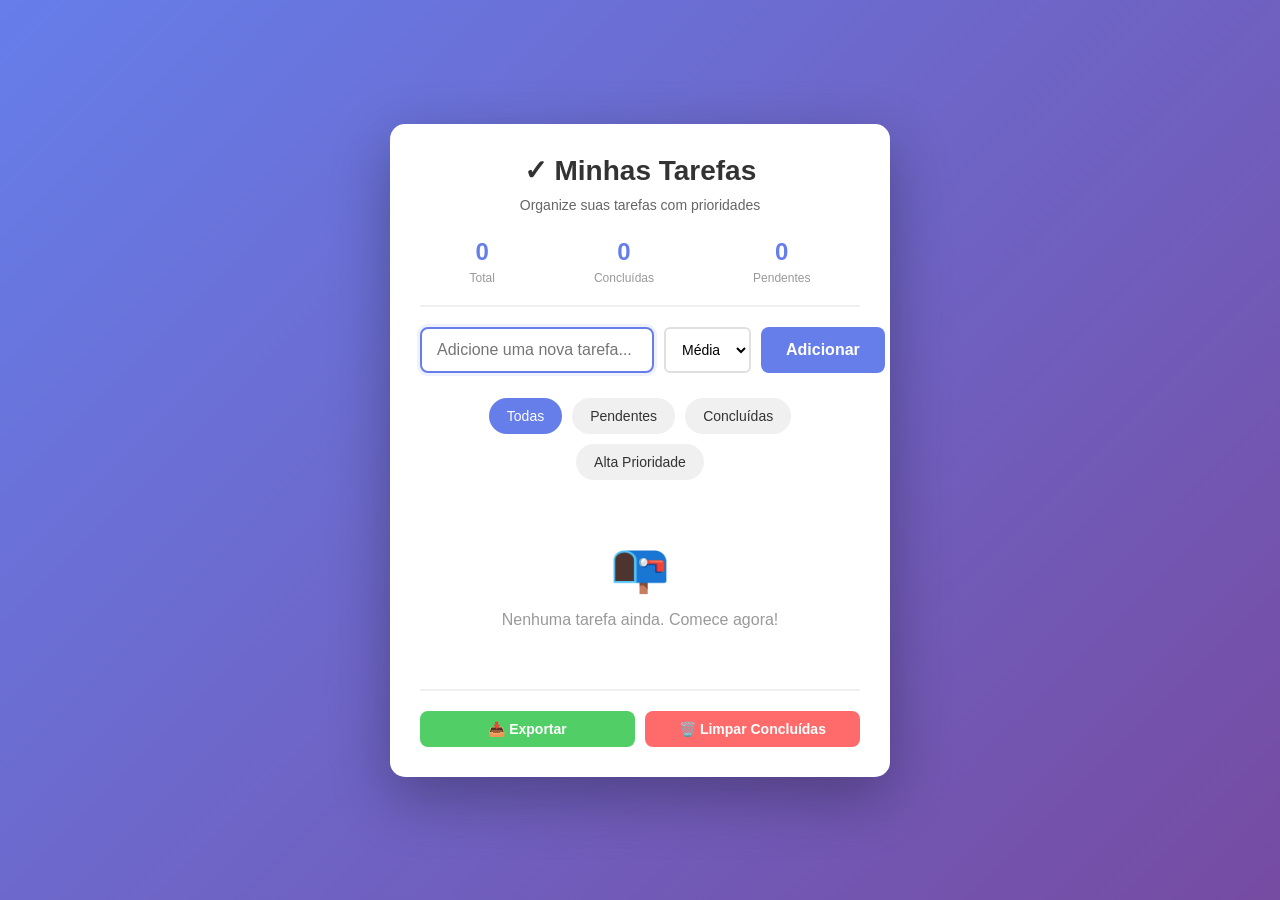
<file: todo-app.html>
<!DOCTYPE html>
<html lang="pt-BR">
<head>
    <meta charset="UTF-8">
    <meta name="viewport" content="width=device-width, initial-scale=1.0">
    <title>Aplicativo de Tarefas - To-Do List</title>
    <style>
        * {
            margin: 0;
            padding: 0;
            box-sizing: border-box;
        }

        body {
            font-family: 'Segoe UI', Tahoma, Geneva, Verdana, sans-serif;
            background: linear-gradient(135deg, #667eea 0%, #764ba2 100%);
            min-height: 100vh;
            display: flex;
            justify-content: center;
            align-items: center;
            padding: 20px;
        }

        .container {
            background: white;
            border-radius: 15px;
            box-shadow: 0 20px 60px rgba(0, 0, 0, 0.3);
            width: 100%;
            max-width: 500px;
            padding: 30px;
        }

        h1 {
            color: #333;
            margin-bottom: 10px;
            text-align: center;
            font-size: 28px;
        }

        .subtitle {
            text-align: center;
            color: #666;
            margin-bottom: 25px;
            font-size: 14px;
        }

        .input-container {
            display: flex;
            gap: 10px;
            margin-bottom: 25px;
        }

        #todoInput {
            flex: 1;
            padding: 12px 15px;
            border: 2px solid #e0e0e0;
            border-radius: 8px;
            font-size: 16px;
            transition: border-color 0.3s;
        }

        #todoInput:focus {
            outline: none;
            border-color: #667eea;
            box-shadow: 0 0 0 3px rgba(102, 126, 234, 0.1);
        }

        button {
            padding: 12px 25px;
            background: #667eea;
            color: white;
            border: none;
            border-radius: 8px;
            font-size: 16px;
            font-weight: 600;
            cursor: pointer;
            transition: all 0.3s;
        }

        button:hover {
            background: #5568d3;
            transform: translateY(-2px);
            box-shadow: 0 5px 15px rgba(102, 126, 234, 0.4);
        }

        button:active {
            transform: translateY(0);
        }

        .filter-buttons {
            display: flex;
            gap: 10px;
            margin-bottom: 20px;
            justify-content: center;
            flex-wrap: wrap;
        }

        .filter-btn {
            padding: 8px 16px;
            background: #f0f0f0;
            color: #333;
            border: 2px solid transparent;
            border-radius: 20px;
            cursor: pointer;
            font-size: 14px;
            font-weight: 500;
            transition: all 0.3s;
        }

        .filter-btn.active {
            background: #667eea;
            color: white;
            border-color: #667eea;
        }

        .filter-btn:hover {
            border-color: #667eea;
        }

        .stats {
            display: flex;
            justify-content: space-around;
            margin-bottom: 20px;
            padding-bottom: 20px;
            border-bottom: 2px solid #f0f0f0;
        }

        .stat-item {
            text-align: center;
        }

        .stat-number {
            font-size: 24px;
            font-weight: bold;
            color: #667eea;
        }

        .stat-label {
            font-size: 12px;
            color: #999;
            margin-top: 5px;
        }

        .todo-list {
            list-style: none;
        }

        .todo-item {
            display: flex;
            align-items: center;
            gap: 12px;
            padding: 15px;
            background: #f9f9f9;
            border-radius: 8px;
            margin-bottom: 10px;
            transition: all 0.3s;
            animation: slideIn 0.3s ease-out;
        }

        @keyframes slideIn {
            from {
                opacity: 0;
                transform: translateY(-10px);
            }
            to {
                opacity: 1;
                transform: translateY(0);
            }
        }

        .todo-item:hover {
            background: #f0f0f0;
            transform: translateX(5px);
        }

        .todo-item.completed {
            opacity: 0.6;
        }

        .todo-item.completed .todo-text {
            text-decoration: line-through;
            color: #999;
        }

        .checkbox {
            width: 20px;
            height: 20px;
            cursor: pointer;
            accent-color: #667eea;
        }

        .todo-text {
            flex: 1;
            font-size: 16px;
            color: #333;
            word-break: break-word;
        }

        .todo-priority {
            font-size: 12px;
            font-weight: 600;
            padding: 4px 8px;
            border-radius: 4px;
            text-transform: uppercase;
        }

        .priority-high {
            background: #ffebee;
            color: #c62828;
        }

        .priority-medium {
            background: #fff3e0;
            color: #e65100;
        }

        .priority-low {
            background: #e8f5e9;
            color: #2e7d32;
        }

        .delete-btn {
            padding: 6px 12px;
            background: #ff6b6b;
            color: white;
            border: none;
            border-radius: 6px;
            cursor: pointer;
            font-size: 14px;
            transition: all 0.3s;
        }

        .delete-btn:hover {
            background: #ff5252;
            transform: scale(1.05);
        }

        .empty-state {
            text-align: center;
            padding: 40px 20px;
            color: #999;
        }

        .empty-state-icon {
            font-size: 48px;
            margin-bottom: 15px;
        }

        .empty-state-text {
            font-size: 16px;
        }

        .actions {
            display: flex;
            gap: 10px;
            margin-top: 20px;
            padding-top: 20px;
            border-top: 2px solid #f0f0f0;
        }

        .clear-btn {
            flex: 1;
            background: #ff6b6b;
            padding: 10px;
            font-size: 14px;
        }

        .clear-btn:hover {
            background: #ff5252;
        }

        .export-btn {
            flex: 1;
            background: #51cf66;
            padding: 10px;
            font-size: 14px;
        }

        .export-btn:hover {
            background: #40c057;
        }

        .priority-select {
            padding: 8px 12px;
            border: 2px solid #e0e0e0;
            border-radius: 6px;
            font-size: 14px;
            background: white;
        }

        .priority-select:focus {
            outline: none;
            border-color: #667eea;
        }
    </style>
</head>
<body>
    <div class="container">
        <h1>✓ Minhas Tarefas</h1>
        <p class="subtitle">Organize suas tarefas com prioridades</p>

        <div class="stats">
            <div class="stat-item">
                <div class="stat-number" id="totalCount">0</div>
                <div class="stat-label">Total</div>
            </div>
            <div class="stat-item">
                <div class="stat-number" id="completedCount">0</div>
                <div class="stat-label">Concluídas</div>
            </div>
            <div class="stat-item">
                <div class="stat-number" id="pendingCount">0</div>
                <div class="stat-label">Pendentes</div>
            </div>
        </div>

        <div class="input-container">
            <input 
                type="text" 
                id="todoInput" 
                placeholder="Adicione uma nova tarefa..."
                autocomplete="off"
            >
            <select id="prioritySelect" class="priority-select">
                <option value="low">Baixa</option>
                <option value="medium" selected>Média</option>
                <option value="high">Alta</option>
            </select>
            <button id="addBtn">Adicionar</button>
        </div>

        <div class="filter-buttons">
            <button class="filter-btn active" data-filter="all">Todas</button>
            <button class="filter-btn" data-filter="pending">Pendentes</button>
            <button class="filter-btn" data-filter="completed">Concluídas</button>
            <button class="filter-btn" data-filter="high">Alta Prioridade</button>
        </div>

        <ul class="todo-list" id="todoList"></ul>

        <div class="actions">
            <button class="export-btn" id="exportBtn">📥 Exportar</button>
            <button class="clear-btn" id="clearBtn">🗑️ Limpar Concluídas</button>
        </div>
    </div>

    <script>
        // Elementos do DOM
        const todoInput = document.getElementById('todoInput');
        const prioritySelect = document.getElementById('prioritySelect');
        const addBtn = document.getElementById('addBtn');
        const todoList = document.getElementById('todoList');
        const filterButtons = document.querySelectorAll('.filter-btn');
        const clearBtn = document.getElementById('clearBtn');
        const exportBtn = document.getElementById('exportBtn');
        const totalCount = document.getElementById('totalCount');
        const completedCount = document.getElementById('completedCount');
        const pendingCount = document.getElementById('pendingCount');

        // Estado
        let todos = [];
        let currentFilter = 'all';

        // Carregar dados do localStorage
        function loadTodos() {
            const saved = localStorage.getItem('todos');
            if (saved) {
                todos = JSON.parse(saved);
            }
            renderTodos();
        }

        // Salvar dados no localStorage
        function saveTodos() {
            localStorage.setItem('todos', JSON.stringify(todos));
        }

        // Adicionar nova tarefa
        function addTodo() {
            const text = todoInput.value.trim();
            const priority = prioritySelect.value;

            if (text === '') {
                alert('Por favor, adicione uma tarefa!');
                return;
            }

            const newTodo = {
                id: Date.now(),
                text: text,
                completed: false,
                priority: priority,
                createdAt: new Date().toLocaleDateString('pt-BR')
            };

            todos.unshift(newTodo);
            saveTodos();
            renderTodos();

            todoInput.value = '';
            prioritySelect.value = 'medium';
            todoInput.focus();
        }

        // Alternar status de conclusão
        function toggleTodo(id) {
            const todo = todos.find(t => t.id === id);
            if (todo) {
                todo.completed = !todo.completed;
                saveTodos();
                renderTodos();
            }
        }

        // Deletar tarefa
        function deleteTodo(id) {
            todos = todos.filter(t => t.id !== id);
            saveTodos();
            renderTodos();
        }

        // Limpar tarefas concluídas
        function clearCompleted() {
            if (confirm('Deseja remover todas as tarefas concluídas?')) {
                todos = todos.filter(t => !t.completed);
                saveTodos();
                renderTodos();
            }
        }

        // Exportar tarefas como JSON
        function exportTodos() {
            const dataStr = JSON.stringify(todos, null, 2);
            const dataBlob = new Blob([dataStr], { type: 'application/json' });
            const url = URL.createObjectURL(dataBlob);
            const link = document.createElement('a');
            link.href = url;
            link.download = `tarefas-${new Date().toISOString().split('T')[0]}.json`;
            link.click();
        }

        // Filtrar tarefas
        function filterTodos() {
            let filtered = todos;

            if (currentFilter === 'pending') {
                filtered = todos.filter(t => !t.completed);
            } else if (currentFilter === 'completed') {
                filtered = todos.filter(t => t.completed);
            } else if (currentFilter === 'high') {
                filtered = todos.filter(t => t.priority === 'high');
            }

            return filtered;
        }

        // Atualizar estatísticas
        function updateStats() {
            const completed = todos.filter(t => t.completed).length;
            const pending = todos.filter(t => !t.completed).length;

            totalCount.textContent = todos.length;
            completedCount.textContent = completed;
            pendingCount.textContent = pending;
        }

        // Renderizar lista de tarefas
        function renderTodos() {
            const filtered = filterTodos();
            todoList.innerHTML = '';

            if (filtered.length === 0) {
                todoList.innerHTML = `
                    <div class="empty-state">
                        <div class="empty-state-icon">📭</div>
                        <div class="empty-state-text">
                            ${currentFilter === 'all' ? 'Nenhuma tarefa ainda. Comece agora!' : 'Nenhuma tarefa nesta categoria.'}
                        </div>
                    </div>
                `;
                updateStats();
                return;
            }

            filtered.forEach(todo => {
                const li = document.createElement('li');
                li.className = `todo-item ${todo.completed ? 'completed' : ''}`;
                
                const priorityClass = `priority-${todo.priority}`;
                const priorityText = {
                    'high': 'Alta',
                    'medium': 'Média',
                    'low': 'Baixa'
                }[todo.priority];

                li.innerHTML = `
                    <input 
                        type="checkbox" 
                        class="checkbox" 
                        ${todo.completed ? 'checked' : ''}
                        onchange="toggleTodo(${todo.id})"
                    >
                    <span class="todo-text">${escapeHtml(todo.text)}</span>
                    <span class="todo-priority ${priorityClass}">${priorityText}</span>
                    <button class="delete-btn" onclick="deleteTodo(${todo.id})">Deletar</button>
                `;
                
                todoList.appendChild(li);
            });

            updateStats();
        }

        // Escape HTML para segurança
        function escapeHtml(text) {
            const div = document.createElement('div');
            div.textContent = text;
            return div.innerHTML;
        }

        // Event Listeners
        addBtn.addEventListener('click', addTodo);
        todoInput.addEventListener('keypress', (e) => {
            if (e.key === 'Enter') addTodo();
        });

        clearBtn.addEventListener('click', clearCompleted);
        exportBtn.addEventListener('click', exportTodos);

        filterButtons.forEach(btn => {
            btn.addEventListener('click', () => {
                filterButtons.forEach(b => b.classList.remove('active'));
                btn.classList.add('active');
                currentFilter = btn.dataset.filter;
                renderTodos();
            });
        });

        // Carregar tarefas ao iniciar
        loadTodos();
        todoInput.focus();
    </script>
</body>
</html>
</file>
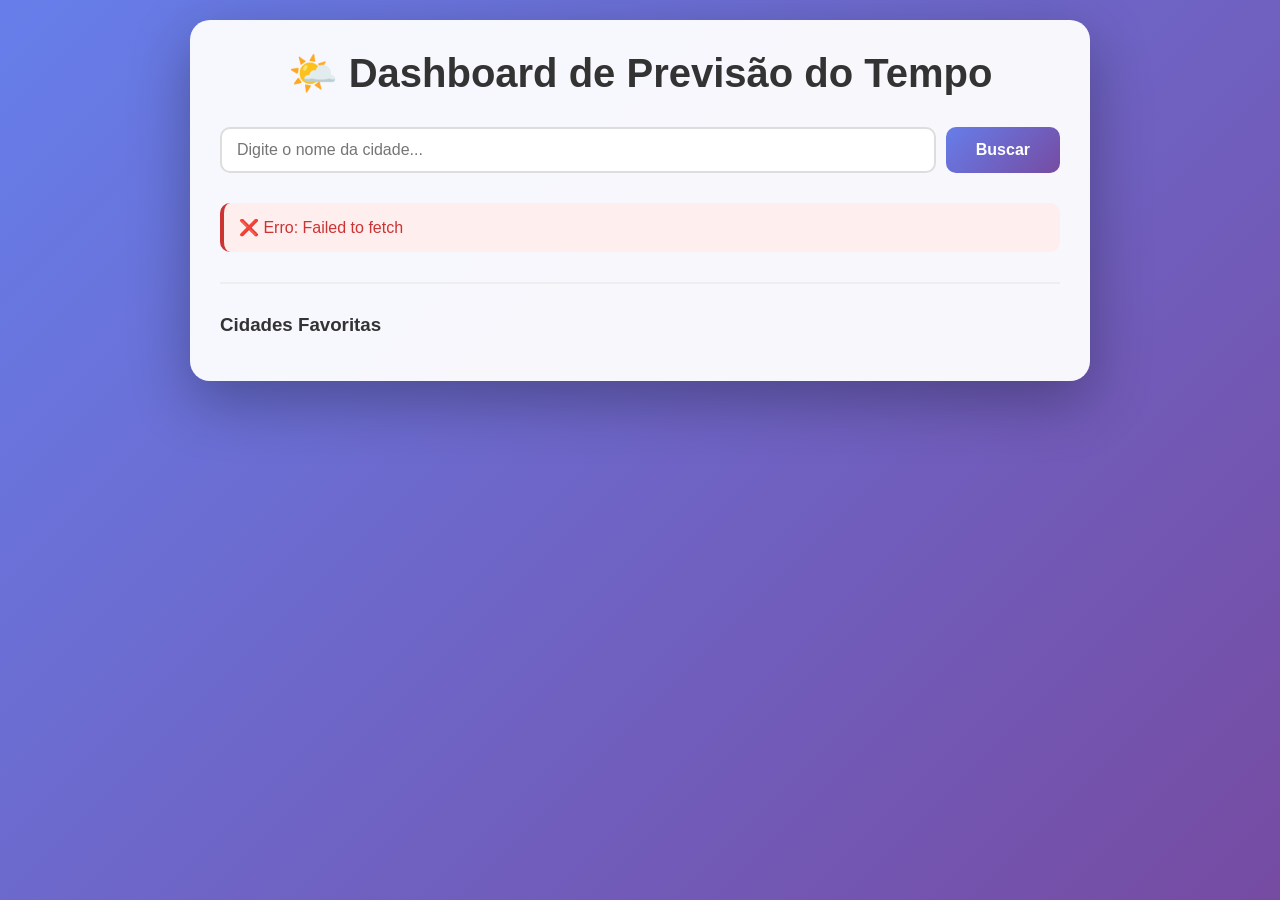
<file: weather.html>
<!DOCTYPE html>
<html lang="pt-BR">
<head>
    <meta charset="UTF-8">
    <meta name="viewport" content="width=device-width, initial-scale=1.0">
    <title>Dashboard de Previsão do Tempo</title>
    <link rel="stylesheet" href="weather-styles.css">
</head>
<body>
    <div class="weather-container">
        <div class="weather-app">
            <h1>🌤️ Dashboard de Previsão do Tempo</h1>
            
            <div class="search-container">
                <input 
                    type="text" 
                    id="cityInput" 
                    placeholder="Digite o nome da cidade..." 
                    class="city-input"
                >
                <button id="searchBtn" class="search-btn">Buscar</button>
            </div>

            <div id="loading" class="loading" style="display: none;">
                <p>Carregando...</p>
            </div>

            <div id="error" class="error" style="display: none;"></div>

            <div id="weatherContent" class="weather-content" style="display: none;">
                <div class="current-weather">
                    <div class="city-info">
                        <h2 id="cityName"></h2>
                        <p id="date"></p>
                    </div>
                    
                    <div class="weather-main">
                        <div class="temperature-section">
                            <span id="temperature" class="temperature"></span>
                            <img id="weatherIcon" class="weather-icon" alt="Ícone do tempo">
                        </div>
                        <div class="weather-description">
                            <p id="description"></p>
                            <p id="feelsLike"></p>
                        </div>
                    </div>
                </div>

                <div class="weather-details">
                    <div class="detail-card">
                        <span class="detail-label">💧 Umidade</span>
                        <span id="humidity" class="detail-value"></span>
                    </div>
                    <div class="detail-card">
                        <span class="detail-label">💨 Vento</span>
                        <span id="windSpeed" class="detail-value"></span>
                    </div>
                    <div class="detail-card">
                        <span class="detail-label">🔽 Pressão</span>
                        <span id="pressure" class="detail-value"></span>
                    </div>
                    <div class="detail-card">
                        <span class="detail-label">👁️ Visibilidade</span>
                        <span id="visibility" class="detail-value"></span>
                    </div>
                </div>

                <div class="forecast-section">
                    <h3>Previsão dos Próximos 5 Dias</h3>
                    <div id="forecast" class="forecast-container"></div>
                </div>
            </div>

            <div class="favorites">
                <h3>Cidades Favoritas</h3>
                <div id="favoritesList" class="favorites-list"></div>
            </div>
        </div>
    </div>

    <script src="weather-script.js"></script>
</body>
</html>
</file>
<file: weather-styles.css>
* {
    margin: 0;
    padding: 0;
    box-sizing: border-box;
}

body {
    font-family: 'Segoe UI', Tahoma, Geneva, Verdana, sans-serif;
    background: linear-gradient(135deg, #667eea 0%, #764ba2 100%);
    min-height: 100vh;
    padding: 20px;
}

.weather-container {
    max-width: 900px;
    margin: 0 auto;
}

.weather-app {
    background: rgba(255, 255, 255, 0.95);
    border-radius: 20px;
    padding: 30px;
    box-shadow: 0 20px 60px rgba(0, 0, 0, 0.3);
}

h1 {
    text-align: center;
    color: #333;
    margin-bottom: 30px;
    font-size: 2.5em;
}

.search-container {
    display: flex;
    gap: 10px;
    margin-bottom: 30px;
}

.city-input {
    flex: 1;
    padding: 12px 15px;
    border: 2px solid #ddd;
    border-radius: 10px;
    font-size: 16px;
    transition: border-color 0.3s;
}

.city-input:focus {
    outline: none;
    border-color: #667eea;
}

.search-btn {
    padding: 12px 30px;
    background: linear-gradient(135deg, #667eea 0%, #764ba2 100%);
    color: white;
    border: none;
    border-radius: 10px;
    font-size: 16px;
    font-weight: bold;
    cursor: pointer;
    transition: transform 0.2s;
}

.search-btn:hover {
    transform: translateY(-2px);
}

.search-btn:active {
    transform: translateY(0);
}

.loading {
    text-align: center;
    padding: 40px;
    font-size: 18px;
    color: #667eea;
}

.error {
    background-color: #fee;
    color: #c33;
    padding: 15px;
    border-radius: 10px;
    margin-bottom: 20px;
    border-left: 4px solid #c33;
}

.weather-content {
    animation: fadeIn 0.5s ease-in;
}

@keyframes fadeIn {
    from {
        opacity: 0;
        transform: translateY(10px);
    }
    to {
        opacity: 1;
        transform: translateY(0);
    }
}

.current-weather {
    background: linear-gradient(135deg, #667eea 0%, #764ba2 100%);
    color: white;
    padding: 30px;
    border-radius: 15px;
    margin-bottom: 30px;
}

.city-info {
    margin-bottom: 20px;
}

.city-info h2 {
    font-size: 2em;
    margin-bottom: 5px;
}

.city-info p {
    opacity: 0.9;
    font-size: 0.9em;
}

.weather-main {
    display: flex;
    align-items: center;
    justify-content: space-between;
    gap: 20px;
}

.temperature-section {
    display: flex;
    align-items: center;
    gap: 15px;
}

.temperature {
    font-size: 4em;
    font-weight: bold;
}

.weather-icon {
    width: 100px;
    height: 100px;
}

.weather-description {
    flex: 1;
}

.weather-description p {
    margin: 5px 0;
    font-size: 1.1em;
}

.weather-details {
    display: grid;
    grid-template-columns: repeat(auto-fit, minmax(150px, 1fr));
    gap: 15px;
    margin-bottom: 30px;
}

.detail-card {
    background: #f8f9fa;
    padding: 20px;
    border-radius: 10px;
    display: flex;
    flex-direction: column;
    gap: 10px;
    border-left: 4px solid #667eea;
}

.detail-label {
    font-size: 0.9em;
    color: #666;
    font-weight: 600;
}

.detail-value {
    font-size: 1.5em;
    color: #333;
    font-weight: bold;
}

.forecast-section {
    margin-bottom: 30px;
}

.forecast-section h3 {
    color: #333;
    margin-bottom: 15px;
    font-size: 1.3em;
}

.forecast-container {
    display: grid;
    grid-template-columns: repeat(auto-fit, minmax(120px, 1fr));
    gap: 10px;
}

.forecast-item {
    background: #f8f9fa;
    padding: 15px;
    border-radius: 10px;
    text-align: center;
    border: 2px solid #eee;
    transition: all 0.3s;
}

.forecast-item:hover {
    border-color: #667eea;
    box-shadow: 0 5px 15px rgba(102, 126, 234, 0.2);
}

.forecast-item .date {
    font-size: 0.85em;
    color: #666;
    margin-bottom: 10px;
}

.forecast-item .icon {
    width: 50px;
    height: 50px;
    margin: 10px auto;
}

.forecast-item .temp {
    font-weight: bold;
    color: #333;
    margin: 10px 0;
}

.forecast-item .description {
    font-size: 0.8em;
    color: #666;
}

.favorites {
    margin-top: 30px;
    padding-top: 30px;
    border-top: 2px solid #eee;
}

.favorites h3 {
    color: #333;
    margin-bottom: 15px;
}

.favorites-list {
    display: flex;
    flex-wrap: wrap;
    gap: 10px;
}

.favorite-btn {
    padding: 8px 16px;
    background: #f0f0f0;
    border: 2px solid #ddd;
    border-radius: 20px;
    cursor: pointer;
    transition: all 0.3s;
    font-size: 0.9em;
}

.favorite-btn:hover {
    background: #667eea;
    color: white;
    border-color: #667eea;
}

.remove-favorite {
    background: #fee;
    color: #c33;
    border-color: #c33;
}

.remove-favorite:hover {
    background: #c33;
    color: white;
}

@media (max-width: 768px) {
    .weather-app {
        padding: 20px;
    }

    h1 {
        font-size: 1.8em;
    }

    .weather-main {
        flex-direction: column;
        align-items: flex-start;
    }

    .temperature {
        font-size: 3em;
    }

    .forecast-container {
        grid-template-columns: repeat(auto-fit, minmax(100px, 1fr));
    }
}
</file>
